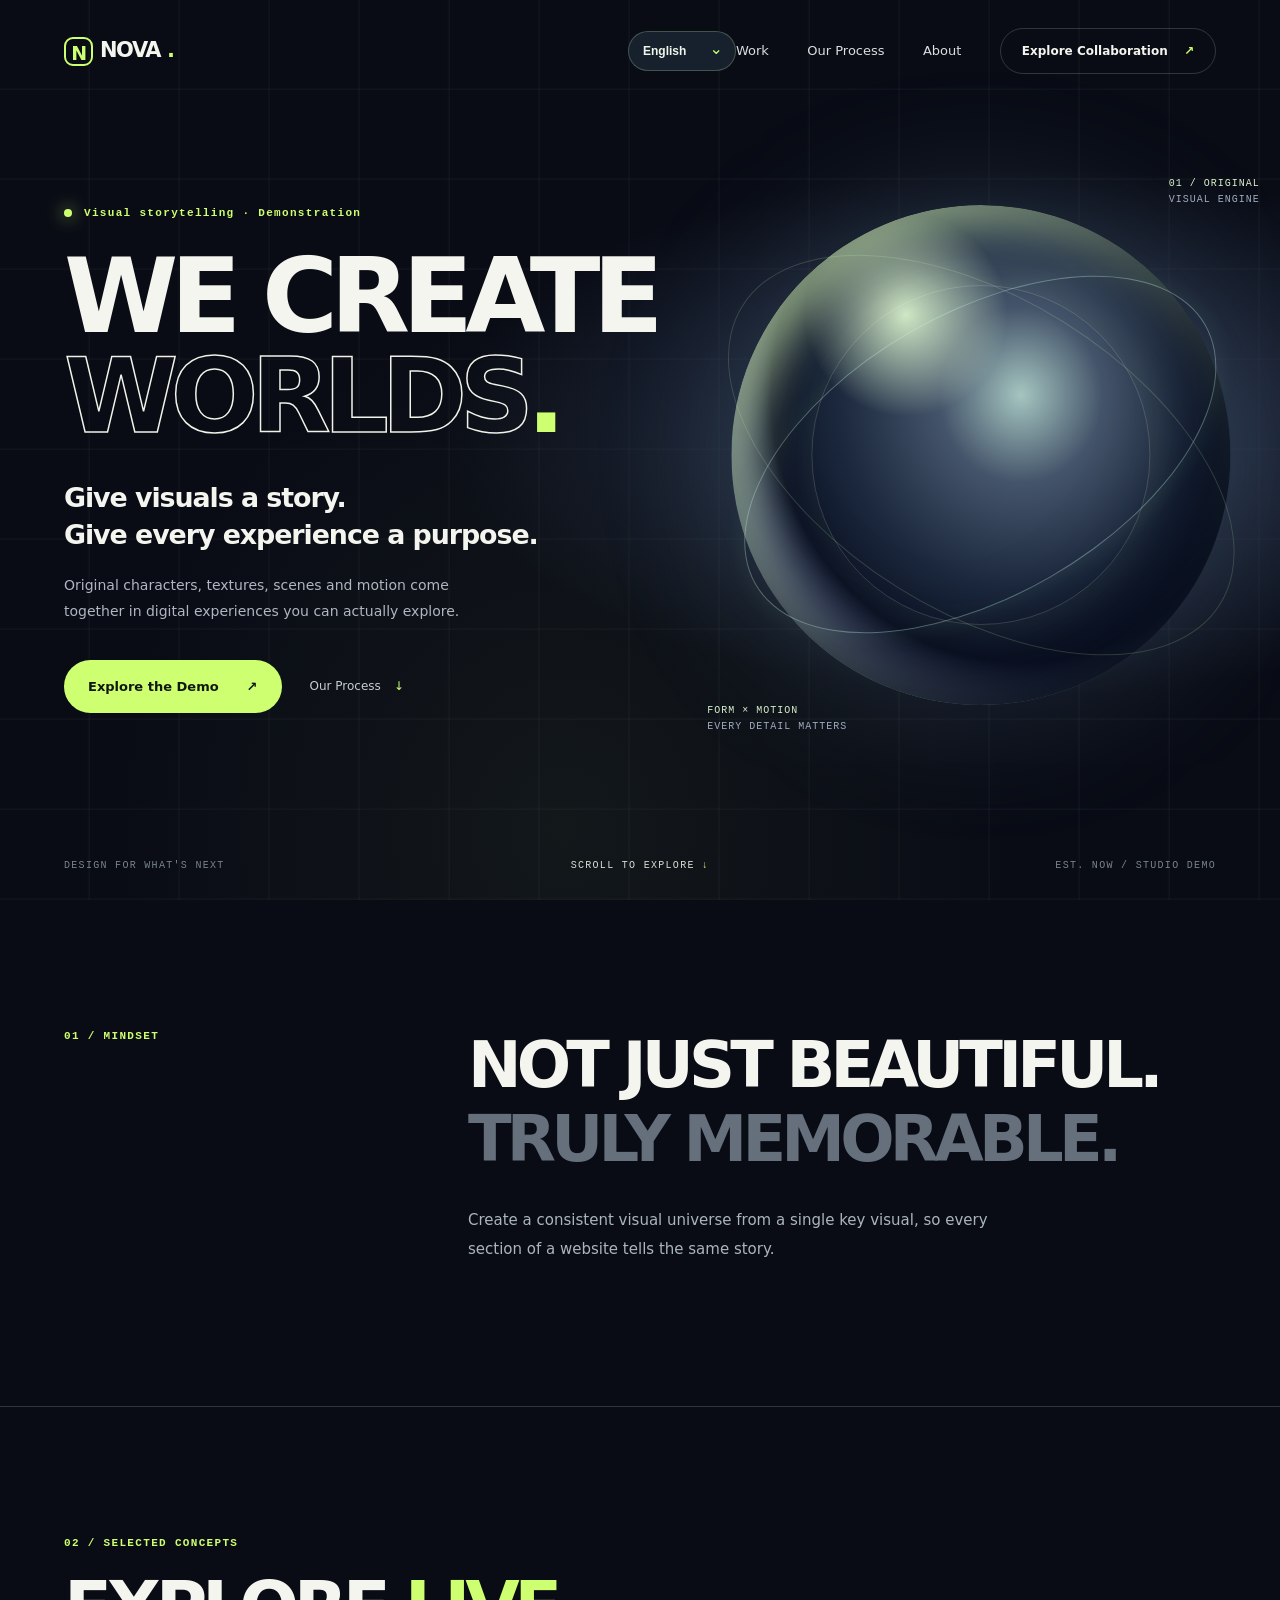
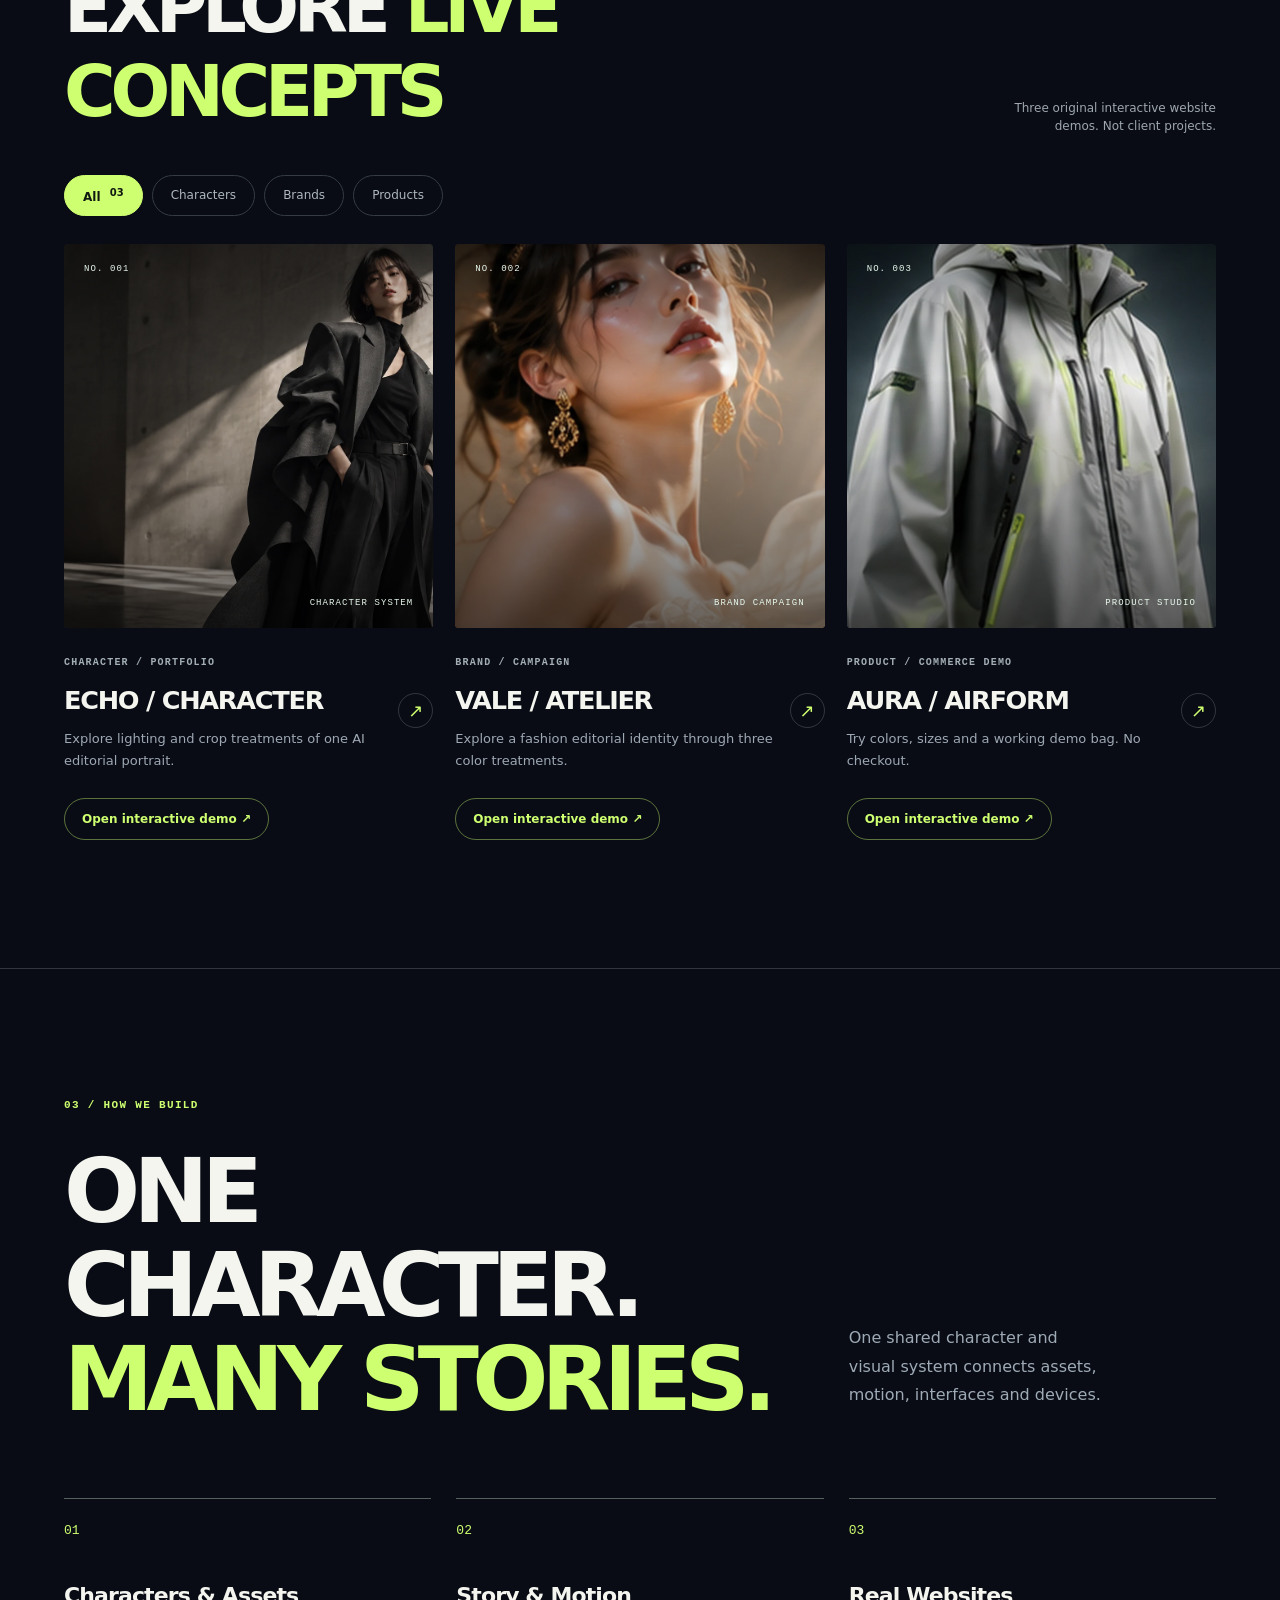
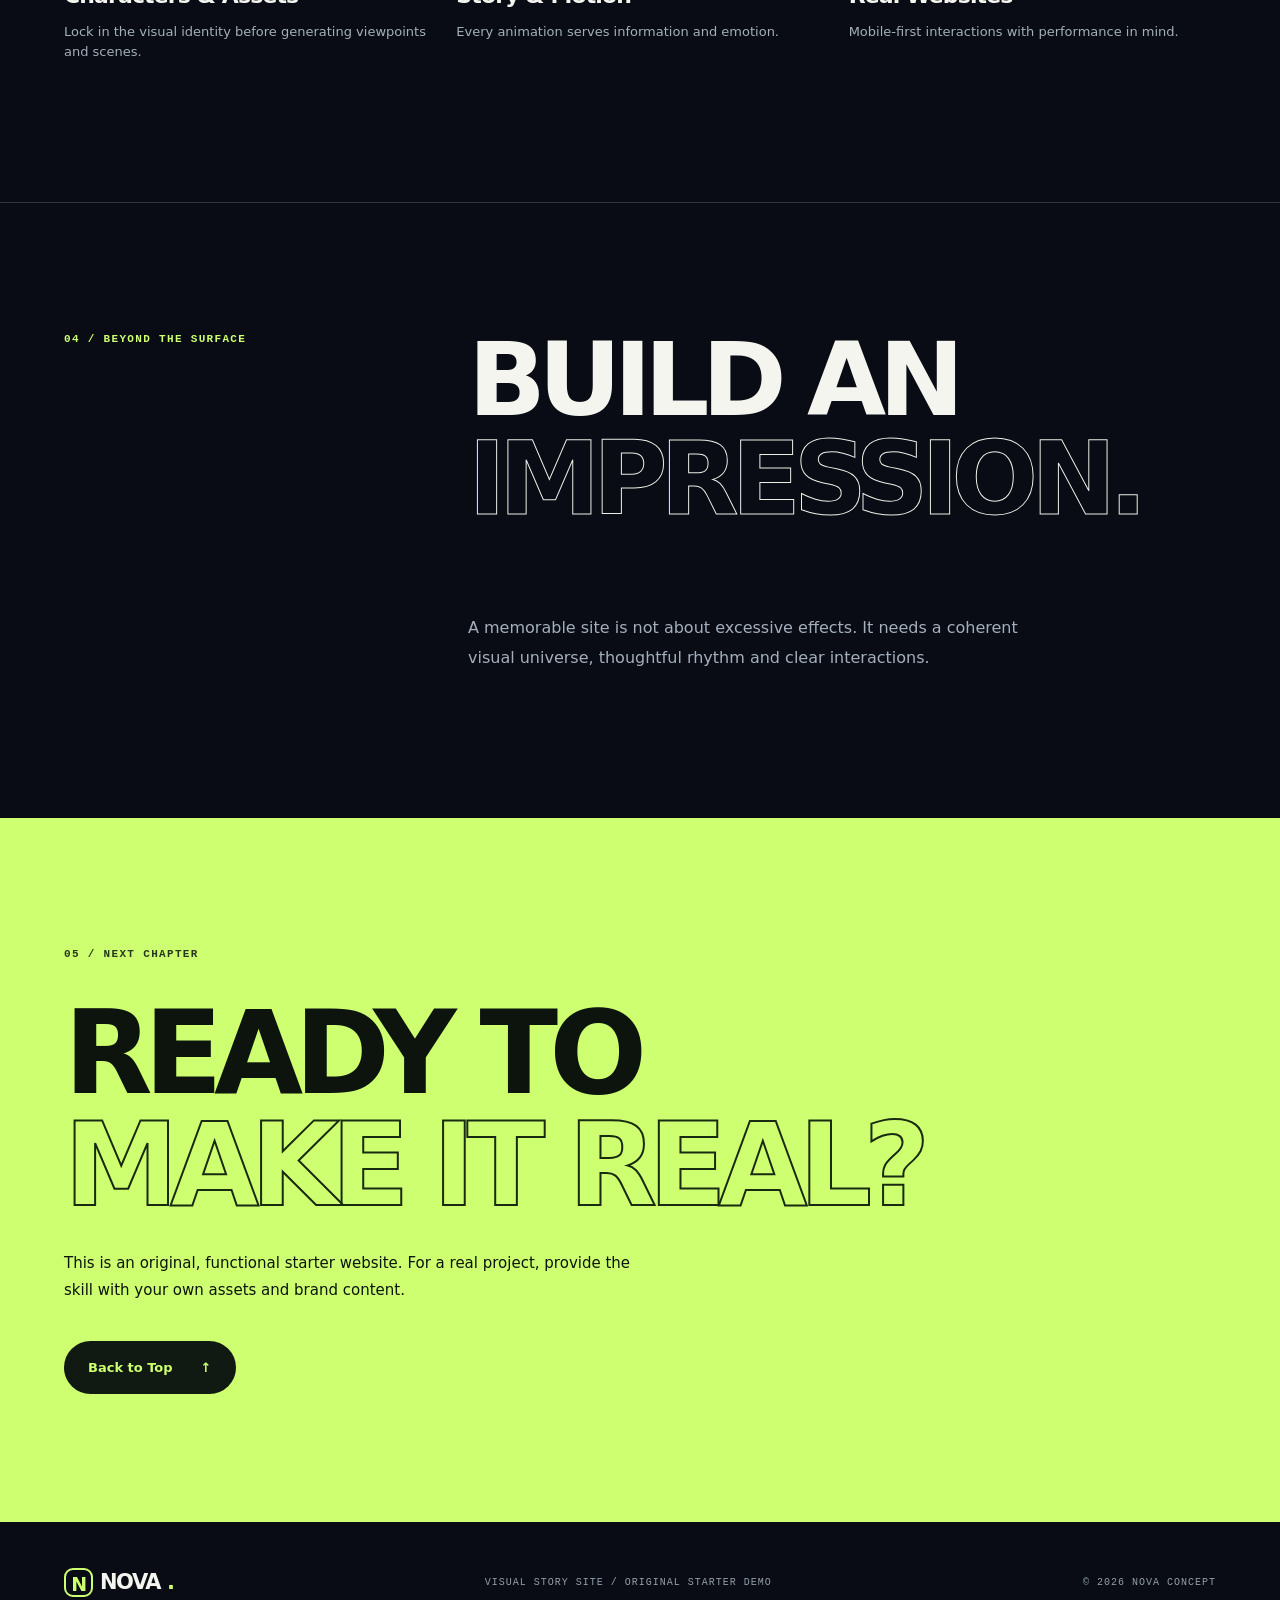
<file: community/assets/starter-site/index.html>
<!DOCTYPE html>

<html lang="en">
<head>
<meta charset="utf-8"/>
<meta content="width=device-width, initial-scale=1" name="viewport"/>
<meta content="#090c15" name="theme-color"/>
<meta content="NOVA STUDIO is an original demonstration of character, scenes and interactive visual storytelling." data-i18n-content="pageDescription" name="description"/>
<title data-i18n="pageTitle">NOVA STUDIO | Visual Storytelling Demo</title>
<link href="./styles.css" rel="stylesheet"/>
<script defer="" src="./i18n.js"></script><script defer="" src="./app.js"></script>
</head>
<body>
<a class="skip-link" data-i18n="skip" href="#main">Skip to main content</a>
<div aria-hidden="true" class="reading-progress" id="readingProgress"></div>
<header class="site-header">
<a aria-label="NOVA STUDIO, back to top" class="logo" data-i18n-aria-label="logoAria" href="#top"><span class="logo-mark">N</span>NOVA<span class="logo-point">.</span></a>
<div class="language-wrap"><label class="sr-only" data-i18n="languageLabel" for="languageSelect">Choose language</label><select aria-label="Choose language" data-i18n-aria-label="languageLabel" id="languageSelect" name="language"><option value="en">English</option><option value="zh-CN">简体中文</option><option value="zh-TW">繁體中文</option></select><span aria-hidden="true" class="language-caret">⌄</span></div><button aria-controls="primaryNav" aria-expanded="false" aria-label="Open navigation menu" class="nav-toggle" data-i18n-aria-label="openMenu" id="navToggle" type="button"><span></span><span></span></button>
<nav aria-label="Main navigation" class="nav" data-i18n-aria-label="navAria" id="primaryNav">
<a data-i18n="navWork" href="#work">Work</a><a data-i18n="navApproach" href="#approach">Our Process</a><a data-i18n="navAbout" href="#about">About</a><a class="nav-contact" data-i18n-html="navContact" href="#contact">Explore Collaboration <span aria-hidden="true">↗</span></a>
</nav>
</header>
<main id="main">
<section aria-labelledby="heroTitle" class="hero" id="top">
<div aria-hidden="true" class="hero-grid"></div>
<div class="hero-copy">
<p class="eyebrow" data-i18n-html="eyebrow"><span class="signal"></span> Visual storytelling · Demonstration</p>
<h1 data-i18n-html="heroTitle" id="heroTitle">WE CREATE<br/><em>WORLDS</em><span class="period">.</span></h1>
<p class="hero-zh" data-i18n-html="heroTag">Give visuals a story.<br/>Give every experience a purpose.</p>
<p class="hero-descr" data-i18n="heroDesc">Original characters, textures, scenes and motion come together in digital experiences you can actually explore.</p>
<div class="hero-actions"><a class="pill pill-primary" data-i18n-html="heroPrimary" href="#work">Explore the Demo <span aria-hidden="true">↗</span></a><a class="sub-link" data-i18n-html="heroSecondary" href="#approach">Our Process <span aria-hidden="true">↓</span></a></div>
</div>
<div aria-label="Original abstract glass orb and neon curves, rendered entirely in CSS." class="hero-art" data-i18n-aria-label="heroArtAria" role="img">
<div class="art-halo halo-one"></div><div class="art-halo halo-two"></div><div class="art-orb"><div class="orb-core"></div></div>
<div class="art-label label-top"><span>01 / ORIGINAL</span><span>VISUAL ENGINE</span></div>
<div class="art-label label-bottom"><span>FORM × MOTION</span><span>EVERY DETAIL MATTERS</span></div>
</div>
<div class="hero-foot"><span data-i18n="footLine">DESIGN FOR WHAT'S NEXT</span><a aria-label="Scroll to selected work" data-i18n-aria-label="scrollAria" data-i18n-html="footScroll" href="#work">SCROLL TO EXPLORE <span aria-hidden="true">↓</span></a><span data-i18n="footEst">EST. NOW / STUDIO DEMO</span></div>
</section>
<section aria-labelledby="statementTitle" class="statement section-shell"><p class="section-index">01 / MINDSET</p><h2 data-i18n-html="statementTitle" id="statementTitle">NOT JUST BEAUTIFUL.<br/><span class="muted">TRULY MEMORABLE.</span></h2><p data-i18n="statementDesc">Create a consistent visual universe from a single key visual, so every section of a website tells the same story.</p></section>
<section aria-labelledby="workTitle" class="work section-shell" id="work"><div class="section-heading"><div><p class="section-index">02 / SELECTED CONCEPTS</p><h2 data-i18n-html="workTitle" id="workTitle">EXPERIMENTAL <span class="accent">VISUALS</span></h2></div><span class="side-note" data-i18n="workNote">Three original interactive website demos. Not client projects.</span></div>
<div aria-label="Filter projects" class="filterbar" data-i18n-aria-label="filterAria" role="group"><button aria-pressed="true" class="filter active" data-filter="all" data-i18n-html="filterAll" type="button">All <sup>03</sup></button><button aria-pressed="false" class="filter" data-filter="character" data-i18n="filterCharacter" type="button">Characters</button><button aria-pressed="false" class="filter" data-filter="brand" data-i18n="filterBrand" type="button">Brands</button><button aria-pressed="false" class="filter" data-filter="product" data-i18n="filterProduct" type="button">Products</button></div>
<div class="work-grid" id="workGrid">
<article class="project-card card-one" data-category="character"><div aria-label="Character portfolio" class="project-art" role="img"><div class="geo geo-a"></div><span class="card-no">NO. 001</span><span class="card-stamp">CHARACTER SYSTEM</span></div><div class="project-meta"><div><span class="small-label" data-i18n="card1Label">CHARACTER / IDENTITY</span><h3>ECHO / CHARACTER</h3></div><span aria-hidden="true" class="detail-mark">↗</span></div><p class="project-desc" data-i18n="card1Desc">Explore cinematic crop and lighting variations of one original editorial portrait.</p><a class="showcase-open" data-i18n="card1Open" href="showcase/character.html">Open interactive demo ↗</a></article>
<article class="project-card card-two" data-category="brand"><div aria-label="Brand experience" class="project-art" role="img"><div class="geo geo-b"></div><span class="card-no">NO. 002</span><span class="card-stamp">BRAND CAMPAIGN</span></div><div class="project-meta"><div><span class="small-label" data-i18n="card2Label">SCENES / ATMOSPHERE</span><h3>VALE / ATELIER</h3></div><span aria-hidden="true" class="detail-mark">↗</span></div><p class="project-desc" data-i18n="card2Desc">Explore a responsive editorial campaign with live collection switching.</p><a class="showcase-open" data-i18n="card2Open" href="showcase/brand.html">Open interactive demo ↗</a></article>
<article class="project-card card-three" data-category="product"><div aria-label="Product showcase" class="project-art" role="img"><div class="geo geo-c"></div><span class="card-no">NO. 003</span><span class="card-stamp">PRODUCT STUDIO</span></div><div class="project-meta"><div><span class="small-label" data-i18n="card3Label">INTERACTION / MOTION</span><h3>AURA / AIRFORM</h3></div><span aria-hidden="true" class="detail-mark">↗</span></div><p class="project-desc" data-i18n="card3Desc">Discover a premium product interface with sizes, concept colors and a simulated bag.</p><a class="showcase-open" data-i18n="card3Open" href="showcase/product.html">Open interactive demo ↗</a></article>
</div><p class="empty-state" data-i18n="emptyState" hidden="" id="emptyState">Nothing in this category yet.</p>
</section>
<section aria-labelledby="approachTitle" class="approach section-shell" id="approach"><p class="section-index">03 / HOW WE BUILD</p><div class="approach-head"><h2 data-i18n-html="approachTitle" id="approachTitle">ONE CHARACTER.<br/><span class="accent">MANY STORIES.</span></h2><p data-i18n="approachDesc">One shared character and visual system connects assets, motion, interfaces and devices.</p></div><div class="steps"><div><span>01</span><h3 data-i18n="step1Title">Characters &amp; Assets</h3><p data-i18n="step1Desc">Lock in the visual identity before generating viewpoints and scenes.</p></div><div><span>02</span><h3 data-i18n="step2Title">Story &amp; Motion</h3><p data-i18n="step2Desc">Every animation serves information and emotion.</p></div><div><span>03</span><h3 data-i18n="step3Title">Real Websites</h3><p data-i18n="step3Desc">Mobile-first interactions with performance in mind.</p></div></div></section>
<section aria-labelledby="aboutTitle" class="about section-shell" id="about"><p class="section-index">04 / BEYOND THE SURFACE</p><div><h2 data-i18n-html="aboutTitle" id="aboutTitle">BUILD AN<br/><span class="outline">IMPRESSION.</span></h2><p data-i18n="aboutDesc">A memorable site is not about excessive effects. It needs a coherent visual universe, thoughtful rhythm and clear interactions.</p></div></section>
<section aria-labelledby="contactTitle" class="contact section-shell" id="contact"><p class="section-index">05 / NEXT CHAPTER</p><h2 data-i18n-html="contactTitle" id="contactTitle">READY TO<br/><span>MAKE IT REAL?</span></h2><p data-i18n="contactDesc">This is an original, functional starter website. For a real project, provide the skill with your own assets and brand content.</p><a class="pill pill-dark" data-i18n-html="backTop" href="#top">Back to Top <span aria-hidden="true">↑</span></a></section>
</main>
<footer class="footer"><div class="logo"><span class="logo-mark">N</span>NOVA<span class="logo-point">.</span></div><p data-i18n="footerLabel">VISUAL STORY SITE / ORIGINAL STARTER DEMO</p><p>© 2026 NOVA CONCEPT</p></footer>
</body>
</html>
</file>
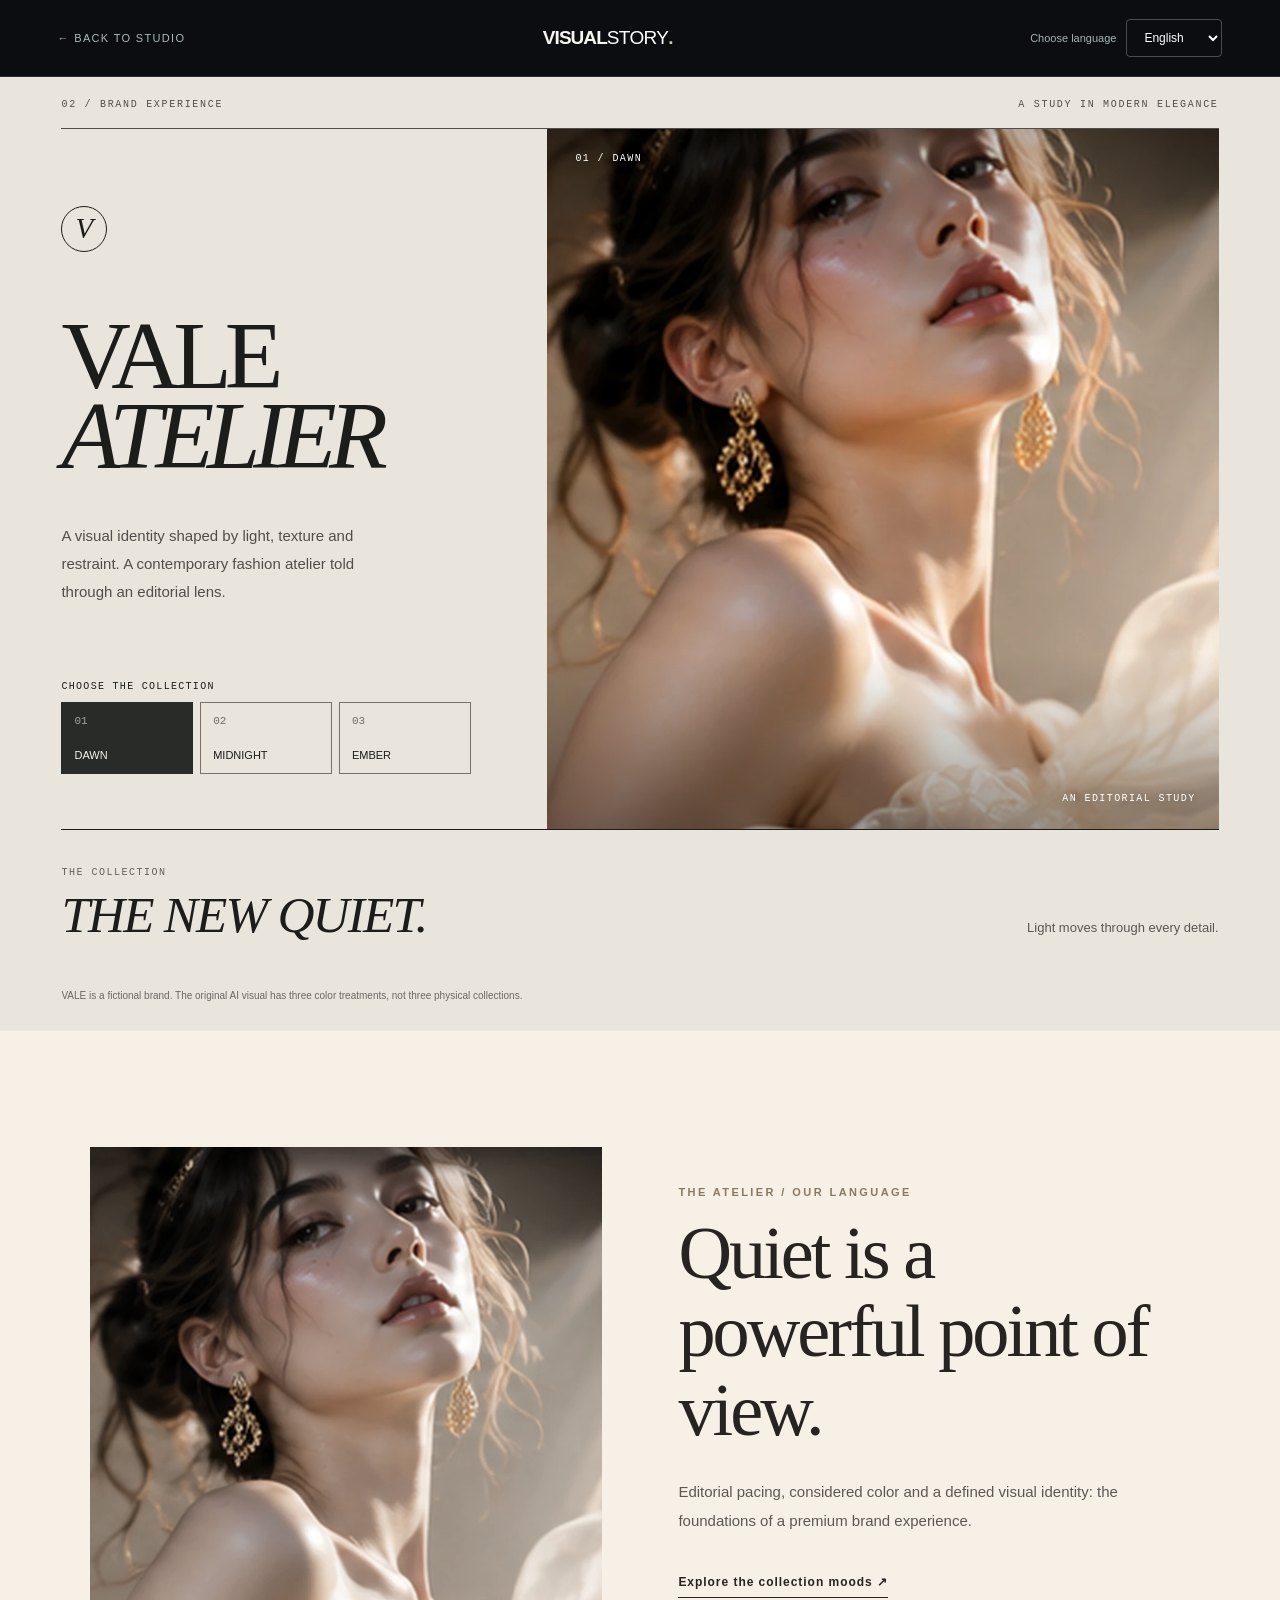
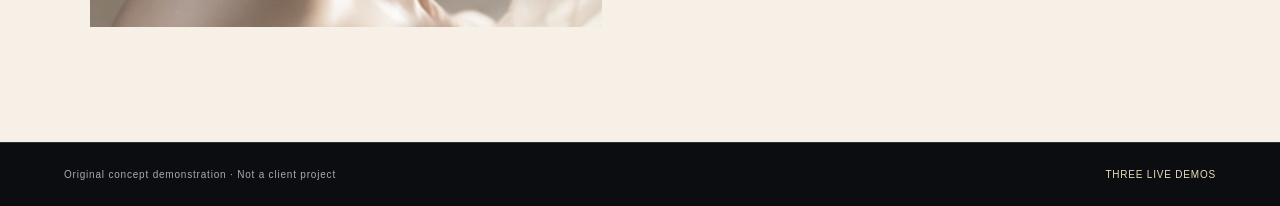
<file: community/assets/starter-site/showcase/brand.html>
<!doctype html><html lang="en"><head><meta charset="utf-8"><meta name="viewport" content="width=device-width,initial-scale=1"><meta name="theme-color" content="#0c1020"><meta name="description" content="Original interactive Visual Story brand concept demonstration. Not a client project."><title>Brand Concept · Visual Story</title><link rel="stylesheet" href="./showcase.css"><link rel="stylesheet" href="./premium.css"><script defer src="./showcase.js"></script></head><body data-demo="brand">
<a class="skip-link" href="#demo-main" data-t="skip">Skip to content</a>
<header class="demo-header"><a class="back-link" href="../index.html" data-t="back">← BACK TO STUDIO</a><a href="../index.html" class="demo-wordmark">VISUAL<span>STORY</span><i>.</i></a><div class="demo-lang"><label for="demoLanguage" data-t="localeLabel">Choose language</label><select id="demoLanguage"><option value="en">English</option><option value="zh-CN">简体中文</option><option value="zh-TW">繁體中文</option></select></div></header>
<main id="demo-main"><section class="experience brand-experience" data-collection="dawn"><div class="brand-topline"><span data-t="brandKind">02 / BRAND EXPERIENCE</span><span>A STUDY IN MODERN ELEGANCE</span></div><div class="brand-main"><div class="brand-copy"><span class="brand-crest">V</span><h1>VALE<br><em>ATELIER</em></h1><p class="brand-intro" data-t="brandIntro">A visual identity shaped by light, texture and restraint. A contemporary fashion atelier told through an editorial lens.</p><div class="brand-control"><p data-t="collectionTitle">CHOOSE THE COLLECTION</p><div class="brand-switch" role="group" aria-label="Collection"><button type="button" class="collection-btn active" data-collection-choice="dawn" aria-pressed="true"><span>01</span><span data-t="collectionDawn">DAWN</span></button><button type="button" class="collection-btn" data-collection-choice="noir" aria-pressed="false"><span>02</span><span data-t="collectionNoir">MIDNIGHT</span></button><button type="button" class="collection-btn" data-collection-choice="ember" aria-pressed="false"><span>03</span><span data-t="collectionEmber">EMBER</span></button></div></div></div><div class="brand-stage"><img class="brand-photo" src="../media/vale-editorial.webp" alt="Original AI-generated luxury fashion campaign portrait" width="819" height="1005" decoding="async"><span class="brand-stage-index" id="collectionIndex">01 / DAWN</span><span class="brand-stage-trademark">AN EDITORIAL STUDY</span></div></div><div class="brand-bottom"><div><span class="brand-small">THE COLLECTION</span><h2 id="collectionHeadline">THE NEW QUIET.</h2></div><p id="collectionDescription">Light moves through every detail.</p></div><p class="brand-disclaimer" data-t="brandNote">VALE is a fictional fashion brand. The editorial visual is AI-generated; collection switches alter the visual mood, not the physical outfit.</p></section>
<section class="premium-feature vale-feature" id="brand-story"><div class="vale-feature-media"><img src="../media/vale-editorial.webp" width="819" height="1005" loading="lazy" decoding="async" alt="VALE editorial fashion concept in warm natural light"></div><div><p class="premium-kicker">THE ATELIER / OUR LANGUAGE</p><h2 data-t="valeFeatureTitle">Quiet is a powerful point of view.</h2><p data-t="valeFeatureBody">Editorial pacing, a deliberate color system and a clear visual identity—this concept demonstrates the art direction a real brand website should be built upon.</p><a class="premium-link" href="#demo-main" data-t="valeFeatureCta">Explore the collection moods ↗</a></div></section>
</main>
<footer class="demo-footer"><span data-t="conceptNotice">Original concept demonstration · Not a client project</span><a href="../index.html#work" data-t="navDemos">THREE LIVE DEMOS</a></footer>
</body></html>
</file>
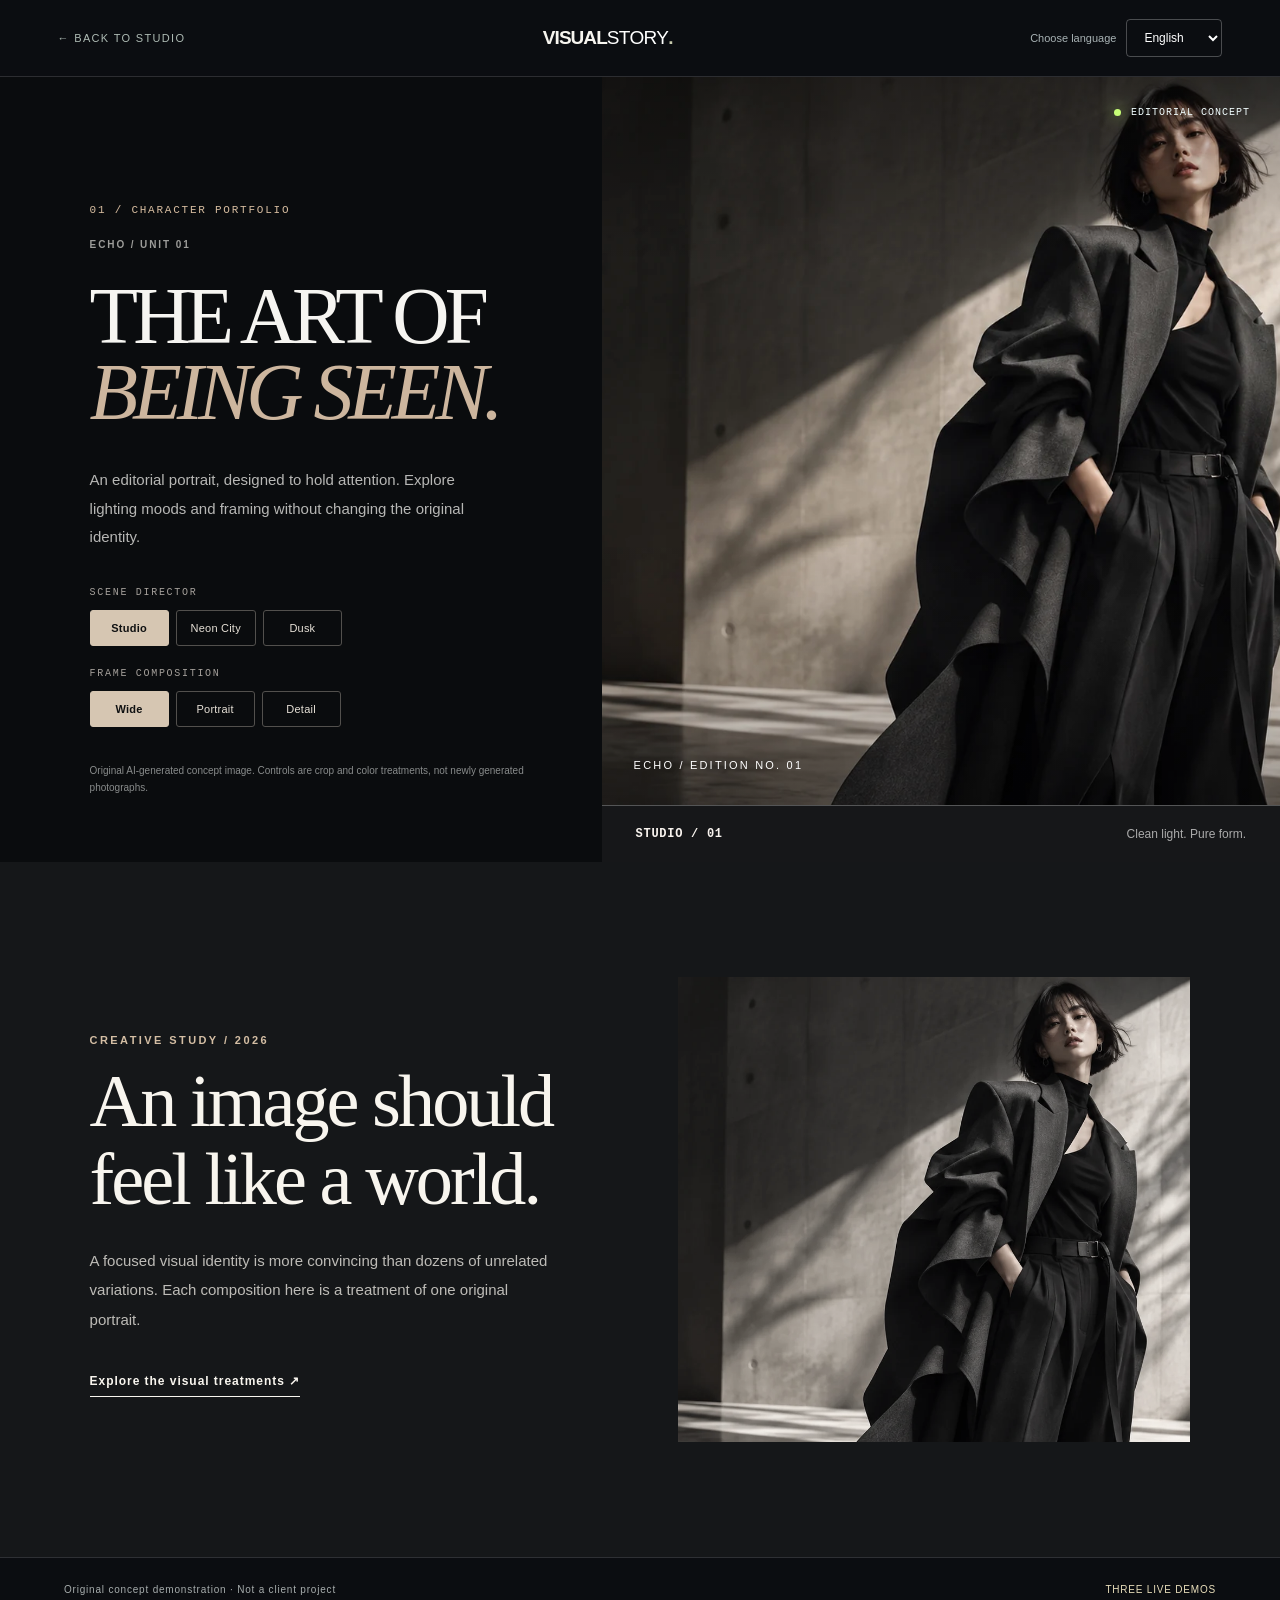
<file: community/assets/starter-site/showcase/character.html>
<!doctype html><html lang="en"><head><meta charset="utf-8"><meta name="viewport" content="width=device-width,initial-scale=1"><meta name="theme-color" content="#0c1020"><meta name="description" content="Original interactive Visual Story character concept demonstration. Not a client project."><title>Character Concept · Visual Story</title><link rel="stylesheet" href="./showcase.css"><link rel="stylesheet" href="./premium.css"><script defer src="./showcase.js"></script></head><body data-demo="character">
<a class="skip-link" href="#demo-main" data-t="skip">Skip to content</a>
<header class="demo-header"><a class="back-link" href="../index.html" data-t="back">← BACK TO STUDIO</a><a href="../index.html" class="demo-wordmark">VISUAL<span>STORY</span><i>.</i></a><div class="demo-lang"><label for="demoLanguage" data-t="localeLabel">Choose language</label><select id="demoLanguage"><option value="en">English</option><option value="zh-CN">简体中文</option><option value="zh-TW">繁體中文</option></select></div></header>
<main id="demo-main"><section class="experience character-experience" data-scene="studio" data-pose="front">
<div class="showcase-grid"><div class="case-copy"><p class="overline" data-t="characterKind">01 / CHARACTER PORTFOLIO</p><div class="small-mark">ECHO / UNIT 01</div><h1 data-t-html="characterTitle">THE ART OF<br><em>BEING SEEN.</em></h1><p class="intro" data-t="characterIntro">An editorial portrait, designed to hold attention. Explore lighting moods and framing without changing the original identity.</p>
<div class="control-block"><span class="control-label" data-t="scenesTitle">SCENE DIRECTOR</span><div class="seg-buttons" aria-label="Scene" role="group"><button type="button" class="scene-chip active" data-scene-choice="studio" aria-pressed="true" data-t="sceneStudio">Studio</button><button type="button" class="scene-chip" data-scene-choice="neon" aria-pressed="false" data-t="sceneNeon">Neon City</button><button type="button" class="scene-chip" data-scene-choice="sunset" aria-pressed="false" data-t="sceneSunset">Dusk</button></div></div>
<div class="control-block"><span class="control-label" data-t="poseTitle">FRAME COMPOSITION</span><div class="seg-buttons" aria-label="Pose" role="group"><button class="pose-chip active" type="button" data-pose-choice="front" aria-pressed="true" data-t="poseFront">Wide</button><button type="button" class="pose-chip" data-pose-choice="profile" aria-pressed="false" data-t="poseProfile">Portrait</button><button class="pose-chip" type="button" data-pose-choice="motion" aria-pressed="false" data-t="poseMotion">Detail</button></div></div><p class="fineprint" data-t="charNote">Original AI-generated editorial concept. Scene and frame controls are visual treatments of one image—not new photos.</p></div>
<div class="stage-column"><div class="character-stage"><div class="stage-grid" aria-hidden="true"></div><div class="stage-ring ring-a" aria-hidden="true"></div><div class="stage-ring ring-b" aria-hidden="true"></div><div class="avatar-art"><img class="echo-photo" src="../media/echo-editorial.webp" alt="Original AI-generated editorial portrait of a fashion muse in sculptural tailoring" width="1672" height="941" decoding="async"><span class="editorial-caption">ECHO / EDITION NO. 01</span></div><span class="stage-watermark">E.</span><div class="stage-meta"><span class="live-dot"></span><span>EDITORIAL CONCEPT</span></div></div><div class="stage-caption"><strong id="sceneName">STUDIO / 01</strong><span id="sceneDescription">Clean light. Pure form.</span></div></div></div></section>
<section class="premium-feature echo-feature" id="the-work"><div><p class="premium-kicker">CREATIVE STUDY / 2026</p><h2 data-t="echoFeatureTitle">An image should feel like a world.</h2><p data-t="echoFeatureBody">A focused visual identity is more convincing than dozens of unrelated variations. Every crop and lighting treatment below comes from one original concept portrait.</p><a class="premium-link" href="#demo-main" data-t="echoFeatureCta">Explore the visual treatments ↗</a></div><div class="echo-feature-media"><img src="../media/echo-editorial.webp" width="1672" height="941" loading="lazy" decoding="async" alt="Editorial portrait showing tailoring and dramatic studio lighting"></div></section>
</main>
<footer class="demo-footer"><span data-t="conceptNotice">Original concept demonstration · Not a client project</span><a href="../index.html#work" data-t="navDemos">THREE LIVE DEMOS</a></footer>
</body></html>
</file>
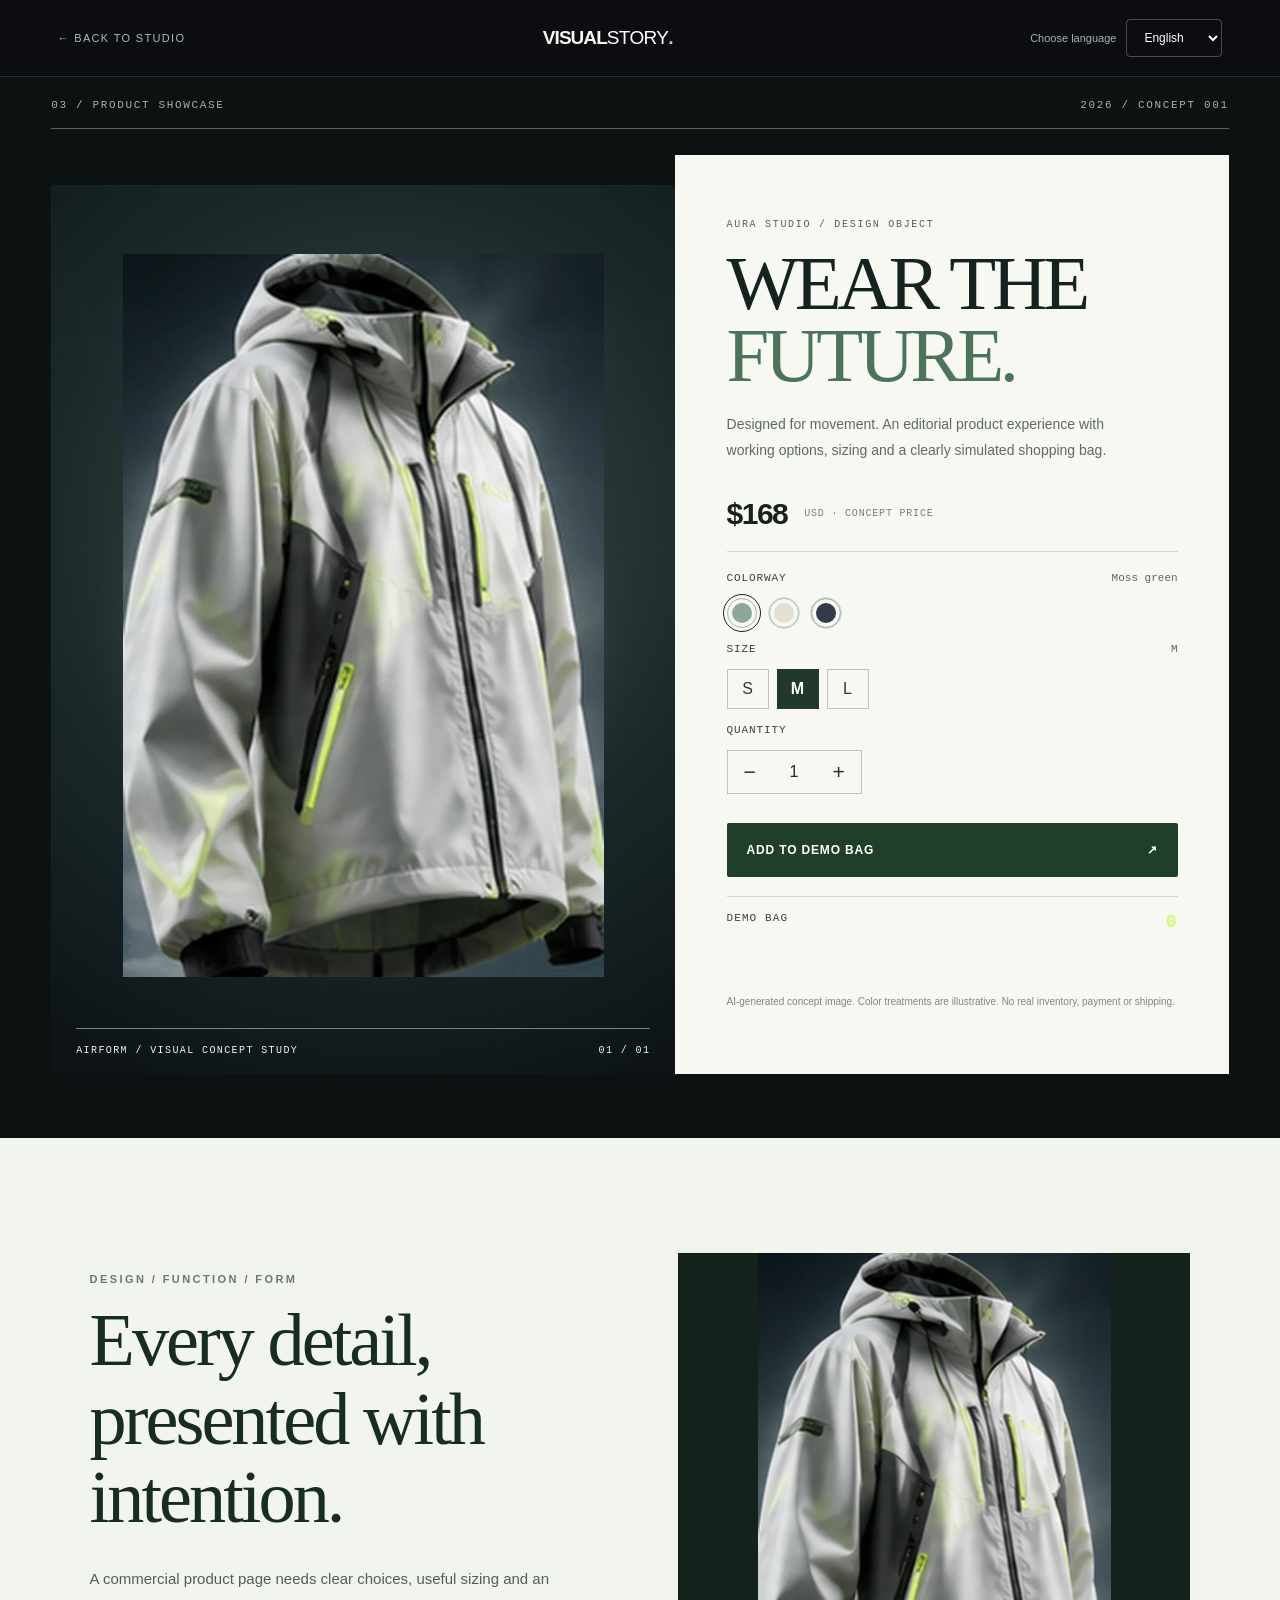
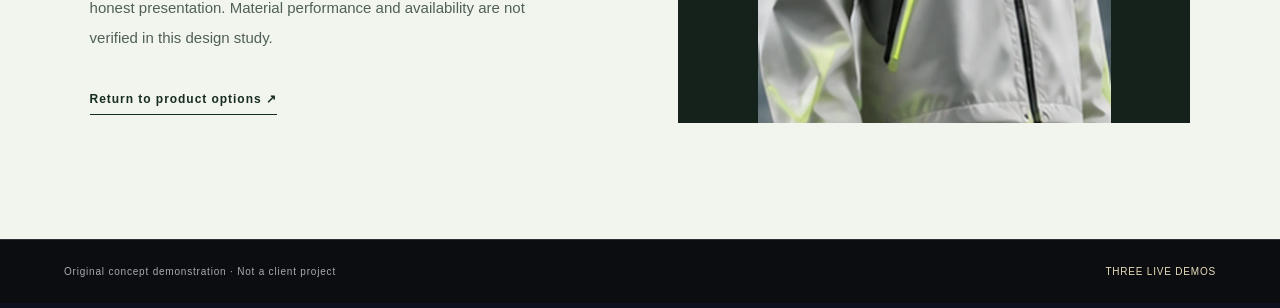
<file: community/assets/starter-site/showcase/product.html>
<!doctype html><html lang="en"><head><meta charset="utf-8"><meta name="viewport" content="width=device-width,initial-scale=1"><meta name="theme-color" content="#0c1020"><meta name="description" content="Original interactive Visual Story product concept demonstration. Not a client project."><title>Product Concept · Visual Story</title><link rel="stylesheet" href="./showcase.css"><link rel="stylesheet" href="./premium.css"><script defer src="./showcase.js"></script></head><body data-demo="product">
<a class="skip-link" href="#demo-main" data-t="skip">Skip to content</a>
<header class="demo-header"><a class="back-link" href="../index.html" data-t="back">← BACK TO STUDIO</a><a href="../index.html" class="demo-wordmark">VISUAL<span>STORY</span><i>.</i></a><div class="demo-lang"><label for="demoLanguage" data-t="localeLabel">Choose language</label><select id="demoLanguage"><option value="en">English</option><option value="zh-CN">简体中文</option><option value="zh-TW">繁體中文</option></select></div></header>
<main id="demo-main"><section class="experience product-experience" data-tone="sage"><div class="product-topline"><span data-t="productKind">03 / PRODUCT SHOWCASE</span><span>2026 / CONCEPT 001</span></div><div class="product-layout"><div class="product-viewer"><div class="product-grid"></div><span class="product-brand">AURA / FORM</span><div class="product-glow"></div><div class="jacket-illustration"><img class="aura-photo" src="../media/aura-product.webp" width="722" height="1085" alt="AI-generated technical jacket concept rendering, not a manufactured product" decoding="async"></div><div class="product-viewer-bottom">AIRFORM / VISUAL CONCEPT STUDY<span>01 / 01</span></div></div><div class="product-info"><p class="overline">AURA STUDIO / DESIGN OBJECT</p><h1 data-t-html="productTitle">WEAR THE<br><em>FUTURE.</em></h1><p class="product-subtitle" data-t="productIntro">Designed for movement. An editorial product experience with working options, sizing and a clearly simulated shopping bag.</p><div class="price"><strong>$168</strong><span>USD · CONCEPT PRICE</span></div>
<div class="product-options"><div class="option-header"><span data-t="colorTitle">COLORWAY</span><strong id="selectedColor">Moss green</strong></div><div class="tone-options" aria-label="Jacket color" role="group"><button class="tone-option active" type="button" data-tone-choice="sage" data-t-aria="productColorSage" aria-label="Moss green" aria-pressed="true" style="--swatch:#8da899"></button><button class="tone-option" type="button" data-tone-choice="stone" data-t-aria="productColorStone" aria-label="Cloud white" aria-pressed="false" style="--swatch:#e3dfd2"></button><button class="tone-option" type="button" data-tone-choice="midnight" data-t-aria="productColorMidnight" aria-label="Midnight ink" aria-pressed="false" style="--swatch:#343c4b"></button></div></div>
<div class="product-options"><div class="option-header"><span data-t="sizeTitle">SIZE</span><strong id="selectedSize">M</strong></div><div class="size-options" role="group" aria-label="Size"><button class="size-option" type="button" data-size-choice="S" aria-pressed="false">S</button><button class="size-option active" type="button" data-size-choice="M" aria-pressed="true">M</button><button class="size-option" type="button" data-size-choice="L" aria-pressed="false">L</button></div></div>
<div class="product-options"><div class="option-header"><span data-t="quantityTitle">QUANTITY</span></div><div class="quantity-control"><button type="button" id="qtyMinus" aria-label="Decrease quantity">−</button><output id="quantityValue" aria-live="polite">1</output><button type="button" id="qtyPlus" aria-label="Increase quantity">+</button></div></div>
<button class="cart-cta" id="addDemoBag" type="button"><span data-t="cartButton">ADD TO DEMO BAG</span><span aria-hidden="true">↗</span></button><div class="bag-summary"><span data-t="cartStatus">DEMO BAG</span><strong id="demoBagCount">0</strong></div><p id="bagFeedback" role="status" aria-live="polite"></p><p class="product-disclaimer" data-t="productNotice">AI-generated concept art. Color filters are illustrative, not verified products. No checkout, payment or shipping.</p></div></div></section>
<section class="premium-feature aura-feature" id="product-story"><div><p class="premium-kicker">DESIGN / FUNCTION / FORM</p><h2 data-t="auraFeatureTitle">Every detail, presented with intention.</h2><p data-t="auraFeatureBody">A commercial product page should explain the product, guide sizing and make purchasing choices obvious. This is a non-transactional interface concept; material specifications and availability are not verified.</p><a class="premium-link" href="#demo-main" data-t="auraFeatureCta">Return to product options ↗</a></div><div class="aura-feature-media"><img src="../media/aura-product.webp" width="722" height="1085" loading="lazy" decoding="async" alt="Concept jacket close-up"></div></section>
</main>
<footer class="demo-footer"><span data-t="conceptNotice">Original concept demonstration · Not a client project</span><a href="../index.html#work" data-t="navDemos">THREE LIVE DEMOS</a></footer>
</body></html>
</file>
<file: community/assets/starter-site/styles.css>
:root{color-scheme:dark;--bg:#090c15;--paper:#f5f7f2;--ink:#f3f5ee;--muted:#a5abb9;--accent:#ceff70;--line:rgba(255,255,255,.17);--max:1500px;--pad:clamp(20px,5vw,85px)}
*{box-sizing:border-box}html{scroll-behavior:smooth;scroll-padding-top:80px}body{margin:0;background:var(--bg);color:var(--ink);font-family:Inter,"Noto Sans TC","PingFang TC","Microsoft JhengHei",system-ui,sans-serif;line-height:1.5}button,a{font:inherit}a{color:inherit;text-decoration:none}button{cursor:pointer}::selection{background:var(--accent);color:#090c15}.skip-link{position:fixed;left:16px;top:-80px;z-index:1000;background:var(--accent);color:#06100c;padding:12px 18px}.skip-link:focus{top:15px}a:focus-visible,button:focus-visible{outline:3px solid var(--accent);outline-offset:4px}.reading-progress{position:fixed;top:0;left:0;z-index:90;width:0;height:3px;background:var(--accent);transform-origin:left}.site-header{position:absolute;inset:0 0 auto;z-index:50;display:flex;align-items:center;justify-content:space-between;padding:28px var(--pad);max-width:1920px;margin:auto}.logo{display:inline-flex;align-items:center;gap:7px;font-size:21px;font-weight:900;letter-spacing:-.07em}.logo-mark{display:inline-grid;place-items:center;width:29px;height:29px;border:2px solid var(--accent);border-radius:9px;color:var(--accent);font-size:19px}.logo-point{color:var(--accent)}.nav{display:flex;align-items:center;gap:clamp(20px,3vw,55px)}.nav>a:not(.nav-contact){font-size:13px;color:#d9e0de;transition:color .2s}.nav>a:hover{color:var(--accent)}.nav-contact{font-size:12px;font-weight:700;border:1px solid var(--line);padding:13px 21px;border-radius:100px}.nav-contact span{margin-left:12px;color:var(--accent)}.nav-toggle{display:none}.hero{min-height:760px;min-height:100svh;position:relative;display:grid;grid-template-columns:minmax(0,1.05fr) minmax(0,.95fr);align-items:center;overflow:hidden;padding:138px var(--pad) 110px;isolation:isolate}.hero-grid{position:absolute;inset:0;z-index:-3;background:radial-gradient(ellipse at 80% 48%,#2b3850 0,transparent 40%),radial-gradient(ellipse at 44% 92%,rgba(89,108,68,.12),transparent 44%),linear-gradient(90deg,transparent 97%,rgba(255,255,255,.035) 100%),linear-gradient(transparent 97%,rgba(255,255,255,.035) 100%);background-size:auto,auto,90px 90px,90px 90px}.hero-copy{position:relative;z-index:4;padding:30px 0 40px;max-width:780px}.eyebrow,.section-index,.small-label{font-family:ui-monospace,SFMono-Regular,Consolas,monospace;letter-spacing:.12em;font-size:11px;font-weight:600;color:var(--accent)}.eyebrow{display:flex;align-items:center;gap:12px}.signal{background:var(--accent);width:8px;height:8px;border-radius:50%;box-shadow:0 0 18px var(--accent)}h1,h2,h3,p{margin-top:0}h1,h2{line-height:.96;letter-spacing:-.075em}h1{font-size:clamp(66px,8.1vw,155px);font-weight:900;margin:26px 0 34px;white-space:nowrap}h1 em{font-style:normal;color:transparent;-webkit-text-stroke:1.5px #f1f3e9}.period{color:var(--accent)}.hero-zh{font-size:clamp(20px,2.1vw,32px);font-weight:650;line-height:1.35;letter-spacing:-.04em;margin-bottom:20px}.hero-descr{max-width:430px;font-size:14px;color:#afb6c1;line-height:1.85}.hero-actions{display:flex;align-items:center;gap:28px;margin-top:35px}.pill{border-radius:100px;display:inline-flex;align-items:center;justify-content:space-between;gap:28px;padding:17px 24px;font-size:13px;font-weight:760;transition:transform .25s,background .25s}.pill:hover{transform:translateY(-3px)}.pill-primary{background:var(--accent);color:#111811}.sub-link{font-size:12px;color:#c5ced1}.sub-link span{margin-left:9px;color:var(--accent)}.hero-art{height:min(620px,67vh);min-height:390px;position:relative;display:grid;place-items:center;transform:translate(3vw,-1vh);z-index:1}.art-orb{position:absolute;width:clamp(330px,39vw,650px);aspect-ratio:1;border-radius:50%;background:radial-gradient(circle at 35% 22%,rgba(231,255,213,.88),transparent 20%),radial-gradient(ellipse at 58% 38%,#a5c5c0 0,#44546a 20%,#1c293e 44%,#0d1426 61%,#7786aa 75%,#131b2f 83%);box-shadow:inset -28px -38px 85px #070d1c,inset 17px 17px 45px rgba(223,255,191,.7),0 0 140px rgba(112,152,185,.23);animation:orb-float 8s ease-in-out infinite}.orb-core{position:absolute;inset:16%;border-radius:50%;border:1px solid rgba(238,255,226,.16);box-shadow:0 0 50px rgba(202,255,140,.06)}.art-halo{position:absolute;width:95%;height:47%;border:1px solid rgba(197,243,232,.35);border-radius:50%;transform:rotate(-30deg);z-index:2}.halo-one{box-shadow:0 0 27px rgba(188,248,185,.07);animation:halo-move 14s ease-in-out infinite}.halo-two{width:103%;height:52%;transform:rotate(32deg);border-color:rgba(211,253,184,.17)}.art-label{position:absolute;display:flex;flex-direction:column;font:10px ui-monospace,monospace;letter-spacing:.1em;gap:5px;z-index:5;color:#d9efcb}.label-top{top:4%;right:-1%;text-align:right}.label-bottom{bottom:4%;left:0}.art-label span+span{color:#a0abc0}.hero-foot{position:absolute;left:var(--pad);right:var(--pad);bottom:29px;display:flex;align-items:center;justify-content:space-between;color:#78838e;font:10px ui-monospace,monospace;letter-spacing:.13em}.hero-foot a{color:#d5e0d5}.hero-foot a span{color:var(--accent)}.section-shell{padding:clamp(80px,10vw,160px) var(--pad);max-width:var(--max);margin:auto}.statement{display:grid;grid-template-columns:1fr 2fr;gap:30px;border-bottom:1px solid var(--line);align-items:start}.statement h2{font-size:clamp(36px,5vw,82px);line-height:1.16;grid-column:2;margin:0}.statement>p:last-child{grid-column:2;max-width:570px;color:#aab5bc;font-size:15px;line-height:1.9}.statement .section-index{grid-row:1 / 3}.muted{color:#65707c}.section-heading{display:flex;align-items:end;justify-content:space-between;gap:24px}.section-heading h2{font-size:clamp(39px,5.5vw,85px);line-height:1.2;margin:14px 0 0}.accent{color:var(--accent)}.side-note{font-size:12px;color:#9ea7ae;max-width:240px;text-align:right}.filterbar{display:flex;gap:9px;margin:40px 0 28px;flex-wrap:wrap}.filter{border:1px solid #353c43;background:transparent;border-radius:22px;color:#aeb7bf;padding:9px 18px;font-size:12px}.filter.active{background:var(--accent);border-color:var(--accent);color:#111811;font-weight:750}.filter sup{margin-left:5px}.work-grid{display:grid;grid-template-columns:repeat(3,minmax(0,1fr));gap:22px}.project-card{min-width:0}.project-card[hidden]{display:none}.project-art{height:clamp(230px,30vw,430px);border-radius:13px;overflow:hidden;position:relative;display:grid;place-items:center;isolation:isolate}.card-one .project-art{background:radial-gradient(circle at 30% 30%,#4b846a,#162429 60%,#111821)}.card-two .project-art{background:radial-gradient(circle at 66% 20%,#c9a175,#574c69 43%,#1a2135)}.card-three .project-art{background:radial-gradient(circle at 60% 32%,#6a78bc,#23285c 45%,#0f1623)}.geo{width:54%;aspect-ratio:1;position:relative;filter:drop-shadow(0 35px 50px #0006)}.geo-a{border-radius:42% 58% 61% 39% / 53% 34% 66% 47%;background:radial-gradient(circle at 29% 23%,#ecfff0,#9cefae 32%,#1c7453 59%,#104c47 75%);transform:rotate(-18deg)}.geo-b{clip-path:polygon(50% 1%,100% 75%,75% 100%,20% 100%,0 61%);background:linear-gradient(135deg,#f9e8c4 0,#f5b9a1 28%,#82517d 58%,#282c68)}.geo-c{border-radius:50%;background:repeating-radial-gradient(ellipse at 40% 40%,transparent 0 8px,#d1daff 9px 11px,transparent 12px 24px),radial-gradient(circle,#818aff,#343e75 60%,#121a38);transform:rotateX(39deg) rotate(-25deg)}.card-no,.card-stamp{position:absolute;font:9px ui-monospace,monospace;color:#e7f8ec;letter-spacing:.12em}.card-no{top:20px;left:20px}.card-stamp{right:20px;bottom:20px}.project-meta{display:flex;justify-content:space-between;align-items:end;margin-top:20px}.small-label{font-size:10px;color:#a3aeb5}.project-meta h3{font-size:clamp(19px,2vw,28px);letter-spacing:-.05em;margin:9px 0}.detail-mark{display:inline-grid;place-items:center;border:1px solid var(--line);border-radius:50%;width:35px;height:35px;font-size:18px;color:var(--accent)}.project-desc{font-size:13px;line-height:1.7;color:#9ea8b3;max-width:340px}.empty-state{padding:30px;color:#bdc5c5}.approach{border-top:1px solid var(--line)}.approach-head{display:grid;grid-template-columns:2fr 1fr;gap:50px;align-items:end}.approach h2{font-size:clamp(44px,7vw,106px);line-height:1.05;margin:20px 0 0}.approach-head p{color:#9eaab5;max-width:260px;line-height:1.8}.steps{display:grid;grid-template-columns:repeat(3,1fr);gap:25px;margin-top:72px}.steps>div{border-top:1px solid #56605f;padding-top:18px}.steps span{font:13px ui-monospace,monospace;color:var(--accent)}.steps h3{font-size:22px;letter-spacing:-.04em;margin:38px 0 10px}.steps p{color:#a4b0b8;font-size:13px}.about{display:grid;grid-template-columns:1fr 2fr;gap:30px;border-top:1px solid var(--line)}.about h2{font-size:clamp(53px,8vw,125px)}.outline{color:transparent;-webkit-text-stroke:1px #ecf0e6}.about div>p{max-width:570px;line-height:1.9;color:#a4afbb}.contact{max-width:none;background:var(--accent);color:#0c140d;min-height:550px}.contact .section-index{color:#28381d}.contact h2{font-size:clamp(56px,9vw,140px);line-height:.97;margin:36px 0 28px}.contact h2 span{color:transparent;-webkit-text-stroke:2px #182a10}.contact>p:not(.section-index){max-width:590px;font-size:15px;line-height:1.8}.pill-dark{margin-top:22px;background:#101a12;color:var(--accent)}.footer{display:flex;align-items:center;gap:25px;justify-content:space-between;padding:45px var(--pad)}.footer p{margin:0;font:10px ui-monospace,monospace;letter-spacing:.1em;color:#93a0a9}@keyframes orb-float{50%{transform:translateY(-18px) rotate(3deg)}}@keyframes halo-move{50%{transform:rotate(-24deg) scale(1.03)}}
@media(max-width:1050px){.hero{grid-template-columns:1fr 1fr}.hero-art{transform:translateX(2vw)}.art-orb{width:43vw}.work-grid{gap:16px}.section-shell{padding:96px var(--pad)}}
@media(max-width:760px){:root{--pad:22px}.site-header{padding:20px var(--pad)}.nav-toggle{display:grid;width:43px;height:43px;align-content:center;gap:6px;justify-content:center;border:1px solid #ffffff57;background:#17202980;border-radius:50%}.nav-toggle span{height:2px;width:19px;background:#f2f7e9}.nav{position:absolute;top:76px;left:var(--pad);right:var(--pad);display:none;flex-direction:column;gap:0;align-items:stretch;background:#141b25;border:1px solid var(--line);border-radius:16px;padding:10px 20px;box-shadow:0 16px 40px #0007}.nav.open{display:flex}.nav>a,.nav-contact{padding:16px 8px!important;border:0!important;border-bottom:1px solid var(--line)!important;border-radius:0!important;font-size:15px!important}.nav>a:last-child{border-bottom:0!important}.hero{grid-template-columns:1fr;min-height:850px;min-height:100svh;align-items:start;padding-top:116px;padding-bottom:100px}.hero-copy{padding:0;z-index:8}.hero-copy h1{font-size:clamp(52px,14vw,105px);margin:22px 0 26px}.hero-zh{font-size:22px}.hero-descr{font-size:12px;max-width:310px}.hero-actions{flex-wrap:wrap;margin-top:25px;gap:16px}.pill{padding:14px 18px}.hero-art{position:absolute;right:-28%;top:41%;width:90%;height:49%;min-height:0;transform:none;opacity:.9}.art-orb{width:75vw}.art-halo{width:95%;height:62%}.label-top{right:25%}.label-bottom{left:10%;bottom:0}.hero-foot{bottom:25px}.hero-foot span:last-child{display:none}.section-shell{padding:84px var(--pad)}.statement,.about{display:block}.statement h2{font-size:clamp(37px,8vw,61px);margin:20px 0}.statement>p:last-child{max-width:490px}.section-heading,.approach-head{display:block}.section-heading h2{font-size:43px}.side-note{display:block;text-align:left;margin-top:20px}.work-grid{grid-template-columns:1fr;gap:45px}.project-art{height:70vw;max-height:460px}.project-meta h3{font-size:25px}.steps{grid-template-columns:1fr;gap:30px;margin-top:45px}.steps h3{margin-top:20px}.approach h2{font-size:clamp(47px,11vw,74px)}.approach-head p{margin-top:25px}.about h2{font-size:clamp(50px,12vw,90px);margin-top:30px}.contact{min-height:520px}.contact h2{font-size:clamp(53px,12vw,86px)}.footer{flex-direction:column;align-items:flex-start;gap:14px}.hero-foot{font-size:9px}}
@media(max-width:380px){.hero-copy h1{font-size:51px}.eyebrow{font-size:9px}.hero-zh{font-size:20px}.sub-link{font-size:11px}.hero-art{top:45%}}
@media(prefers-reduced-motion:reduce){html{scroll-behavior:auto}*,*::before,*::after{animation-duration:.01ms!important;animation-iteration-count:1!important;transition-duration:.01ms!important}}
/* Small screens: preserve text clarity instead of overlapping decorative labels. */
@media(max-width:760px){.hero-art{top:51%;opacity:.78}.label-top{display:none}}
@media(max-width:380px){.hero-art{top:54%;opacity:.7}}
@media(max-width:760px){.label-bottom{display:none}}

/* Internationalization: compact and keyboard-accessible locale selection. */
.header-controls{display:flex;align-items:center;gap:10px}
.language-wrap{position:relative;flex:0 0 auto;margin-left:auto}
.language-wrap select{appearance:none;-webkit-appearance:none;color:#eff5e8;background:#17212d;border:1px solid #72856c7f;border-radius:99px;padding:10px 29px 10px 14px;font-size:12px;font-weight:650;min-width:108px;max-width:134px;line-height:1.5;cursor:pointer}
.language-wrap select:hover{border-color:var(--accent)}
.language-wrap select:focus-visible{outline:3px solid var(--accent);outline-offset:3px}
.language-wrap option{background:#17212d;color:#f5f8f3}
.language-caret{position:absolute;right:13px;top:50%;transform:translateY(-58%);color:var(--accent);pointer-events:none;font-size:16px}
.sr-only{position:absolute;width:1px;height:1px;padding:0;margin:-1px;overflow:hidden;clip:rect(0,0,0,0);white-space:nowrap;border:0}
.nav{margin-left:0}
@media(max-width:760px){.site-header{gap:8px}.language-wrap{margin-left:auto}.language-wrap select{min-width:105px;font-size:11px;padding:9px 22px 9px 11px}.language-caret{right:9px}.hero-copy h1{white-space:normal;line-height:1.05}.hero-copy h1 em{white-space:nowrap}}
@media(max-width:380px){.site-header{padding:17px 15px}.logo{font-size:18px}.language-wrap select{min-width:99px}.nav-toggle{flex:0 0 41px}}

/* Interactive case-study navigation */
.showcase-open{display:inline-flex;align-items:center;margin-top:12px;padding:11px 17px;border:1px solid rgba(206,255,112,.42);border-radius:100px;color:var(--accent);font-size:12px;font-weight:750;transition:background .2s,color .2s,transform .2s}
.showcase-open:hover{background:var(--accent);color:#101711;transform:translateY(-2px)}
.showcase-open:focus-visible{outline:3px solid var(--accent);outline-offset:4px}


/* Narrow screens: avoid unbroken headings expanding the document. */
@media(max-width:380px){
  .section-heading,.section-heading>div,.section-shell{min-width:0}
  .section-heading h2{font-size:clamp(27px,9.4vw,36px);overflow-wrap:anywhere}
  .approach h2{font-size:clamp(38px,11vw,48px);overflow-wrap:anywhere}
  .about h2{font-size:clamp(38px,11vw,48px);overflow-wrap:anywhere}
  .hero-copy h1{overflow-wrap:anywhere}
  .hero-copy h1 em{white-space:normal}
}
/* Decorative orbit art may exceed the viewport; content must not scroll sideways. */
html,body{overflow-x:clip}

/* Editorial previews for the three Visual Story studies. */
.project-card .project-art{background-size:cover;background-position:center;border-radius:4px}
.project-card .project-art::after{content:"";position:absolute;inset:0;z-index:0;background:linear-gradient(180deg,#0005,transparent 35%,#0009)}
.project-card .geo{display:none}
.project-card .card-no,.project-card .card-stamp{z-index:2}
.project-card.card-one .project-art{background-image:url('./media/echo-editorial.webp');background-position:67% center}
.project-card.card-two .project-art{background-image:url('./media/vale-editorial.webp');background-position:center 26%}
.project-card.card-three .project-art{background-image:url('./media/aura-product.webp');background-position:center 26%;background-color:#172420}
</file>
<file: community/assets/starter-site/showcase/showcase.css>
:root{color-scheme:dark;--bg:#0d1120;--ink:#f7f5ef;--muted:#a9b0bd;--lime:#c9ff74}*{box-sizing:border-box}html{scroll-behavior:smooth}body{margin:0;background:var(--bg);color:var(--ink);font-family:Inter,"Noto Sans TC","PingFang TC","Microsoft JhengHei",system-ui,sans-serif}button,a,select{font:inherit}a{color:inherit;text-decoration:none}button,select{cursor:pointer}button:focus-visible,a:focus-visible,select:focus-visible{outline:3px solid #bcfd6b;outline-offset:4px}.skip-link{position:fixed;top:-110px;left:12px;z-index:50;background:#c9ff74;color:#111e14;padding:12px}.skip-link:focus{top:10px}.demo-header{position:relative;z-index:25;min-height:88px;padding:19px clamp(22px,5vw,84px);display:flex;align-items:center;justify-content:space-between;gap:16px;background:#0c101a;border-bottom:1px solid #ffffff20}.back-link{font-size:11px;letter-spacing:.12em;color:#aebbb4}.back-link:hover{color:var(--lime)}.demo-wordmark{font-weight:900;letter-spacing:-.06em;font-size:19px}.demo-wordmark span{color:#a6b2ab}.demo-wordmark i{color:var(--lime);font-style:normal}.demo-lang{display:flex;align-items:center;gap:10px;font-size:10px;color:#a8b2b4}.demo-lang select{background:#151d26;color:white;border:1px solid #52605b;border-radius:100px;padding:9px 15px;font-size:12px;max-width:135px}.demo-footer{display:flex;justify-content:space-between;gap:20px;padding:28px clamp(22px,5vw,84px);border-top:1px solid #ffffff30;font-size:10px;letter-spacing:.08em;color:#9ea9a6}.demo-footer a{color:var(--lime)}.experience{min-height:calc(100svh - 150px)}.overline,.control-label,.brand-topline,.product-topline{font:11px ui-monospace,SFMono-Regular,Consolas,monospace;letter-spacing:.15em}.showcase-grid{display:grid;grid-template-columns:47% 53%;min-height:780px;max-width:1750px;margin:auto}.case-copy{padding:clamp(68px,8vw,150px) clamp(26px,6vw,110px) 65px 9vw;position:relative;z-index:2}.case-copy .overline{color:#a9e8e0}.small-mark{font-size:10px;font-weight:850;letter-spacing:.3em;color:#d0fbec;margin:22px 0}.case-copy h1{font-size:clamp(52px,5.5vw,100px);line-height:1;letter-spacing:-.085em;margin:0 0 30px;max-width:700px}.case-copy h1 em{font-style:normal;color:#bdefff}.intro{max-width:490px;color:#bfc5d6;font-size:15px;line-height:1.9;margin-bottom:39px}.control-block{margin:29px 0}.control-label{color:#abbed0;display:block;margin-bottom:15px}.seg-buttons{display:flex;gap:9px;flex-wrap:wrap}.seg-buttons button{border:1px solid #627080;background:#212a3a;color:#bdc6d6;border-radius:100px;padding:12px 19px;font-size:12px;transition:.2s}.seg-buttons button.active{background:#c0fafa;border-color:#c0fafa;color:#101820;font-weight:800}.fineprint{margin-top:35px;max-width:450px;color:#96a7b6;font-size:11px;line-height:1.7}.stage-column{display:flex;flex-direction:column;background:#141728;min-width:0}.character-stage{position:relative;display:grid;place-items:center;flex:1;min-height:690px;overflow:hidden;isolation:isolate;background:radial-gradient(circle at 53% 35%,#8f95d9 0,#434e82 45%,#121c31 100%);transition:background .45s}.character-experience[data-scene=neon] .character-stage{background:radial-gradient(circle at 55% 25%,#6e9bec 0,#523588 42%,#111631 93%)}.character-experience[data-scene=sunset] .character-stage{background:radial-gradient(circle at 68% 34%,#fbcaab 0,#b8798e 43%,#473650 100%)}.stage-grid{position:absolute;inset:0;background:linear-gradient(90deg,#fff1 1px,transparent 1px),linear-gradient(#fff1 1px,transparent 1px);background-size:85px 85px;opacity:.36}.stage-ring{position:absolute;aspect-ratio:1;border:1px solid #e6faff70;border-radius:50%;width:min(80%,600px);transform:rotateX(65deg);box-shadow:0 0 60px #d9efff18}.ring-a{top:25%}.ring-b{top:32%;width:65%;border-color:#d1ffc766}.avatar-art{width:min(82%,560px);max-height:660px;position:relative;z-index:3;filter:drop-shadow(0 25px 30px #0005);transition:transform .5s ease;transform-origin:50% 63%}.avatar-svg{width:100%;height:auto;display:block}.character-experience[data-pose=profile] .avatar-art{transform:perspective(600px) rotateY(35deg) translateX(12px)}.character-experience[data-pose=motion] .avatar-art{transform:rotate(-7deg) translate(16px,-10px)}.character-experience[data-scene=neon] .avatar-art{filter:drop-shadow(0 10px 35px #ca8fff95)}.character-experience[data-scene=sunset] .avatar-art{filter:drop-shadow(0 10px 25px #ffd2ae95)}.stage-watermark{position:absolute;top:15%;left:-2%;font-size:clamp(105px,13vw,230px);font-weight:900;letter-spacing:-.1em;color:#f0f8ff12;z-index:0}.stage-meta{position:absolute;top:30px;right:35px;display:flex;align-items:center;gap:10px;font:10px ui-monospace,monospace;letter-spacing:.1em;color:#f0fcfd}.live-dot{display:inline-block;width:7px;height:7px;border-radius:50%;background:#c8ff77;box-shadow:0 0 16px #c8ff77}.stage-caption{display:flex;justify-content:space-between;gap:16px;padding:24px 30px;background:#111729;border-top:1px solid #ffffff2b;font-size:12px}.stage-caption strong{font:700 12px ui-monospace,monospace;letter-spacing:.06em}.stage-caption span{color:#b4bbd0}
/* VALE — immersive editorial */
.brand-experience{background:#e7e0d4;color:#232621;padding:25px clamp(22px,5vw,85px) 18px;--tone:#b99e7f;--shade:#3e493b;transition:background .45s}.brand-experience[data-collection=noir]{background:#1d2329;color:#eee9dd;--tone:#7c8f98;--shade:#2a4048}.brand-experience[data-collection=ember]{background:#e2cec2;color:#332a2a;--tone:#af685b;--shade:#593e3b}.brand-topline{display:flex;justify-content:space-between;border-bottom:1px solid currentColor;padding:15px 0;opacity:.7}.brand-main{display:grid;grid-template-columns:45% 55%;min-height:660px}.brand-copy{position:relative;z-index:2;padding:65px 18px 65px 0}.brand-crest{display:grid;place-items:center;border:1px solid currentColor;border-radius:50%;width:61px;height:61px;font:italic 36px Georgia,serif}.brand-copy h1{font:normal clamp(72px,9vw,180px)/.82 Georgia,'Times New Roman',serif;letter-spacing:-.07em;margin:55px 0 30px}.brand-copy h1 em{font-style:italic;font-weight:normal}.brand-intro{max-width:350px;line-height:1.75;font-size:15px;opacity:.75}.brand-control{margin-top:60px}.brand-control p{font:11px ui-monospace,monospace;letter-spacing:.16em}.brand-switch{display:grid;grid-template-columns:repeat(3,1fr);gap:9px;max-width:540px}.collection-btn{border:1px solid #797970;background:transparent;color:inherit;text-align:left;padding:15px 14px;font-size:11px;min-height:72px;display:flex;flex-direction:column;justify-content:space-between;gap:13px}.collection-btn span:first-child{opacity:.6;font-family:ui-monospace,monospace}.collection-btn.active{background:var(--shade);color:#f8f4eb;border-color:var(--shade)}.brand-stage{position:relative;min-height:600px;overflow:hidden;display:grid;place-items:center;background:radial-gradient(circle at 55% 46%,#f7f0e2,#cfb79f 48%,#b5987d 100%);transition:background .45s}.brand-experience[data-collection=noir] .brand-stage{background:radial-gradient(circle at 53% 40%,#6b7981,#23323d 68%,#131d24 100%)}.brand-experience[data-collection=ember] .brand-stage{background:radial-gradient(circle at 57% 40%,#f2d0b5,#bd8676 68%,#754c4c 100%)}.brand-orbit{position:absolute;width:92%;height:36%;border:1px solid #fff9;border-radius:50%;transform:rotate(-27deg);top:32%}.orbit-b{width:70%;height:60%;transform:rotate(45deg);border-color:#ffffff55}.brand-sculpture{position:relative;width:clamp(210px,28vw,430px);height:530px;transform:rotate(-9deg);filter:drop-shadow(25px 35px 28px #0003)}.sculpture-top{position:absolute;z-index:3;width:26%;height:40px;top:70px;left:37%;background:linear-gradient(90deg,#e5ddcb,#5f6b64 34%,#e4dacb 72%,#818e7d);border-radius:5px}.sculpture-neck{position:absolute;z-index:2;width:30%;height:60px;top:100px;left:35%;background:linear-gradient(90deg,#a69e87,#ece6d6 40%,#797b73);border-radius:10px}.sculpture-body{position:absolute;top:137px;width:78%;height:310px;left:11%;border-radius:42% 42% 29% 29% / 15% 15% 21% 21%;background:linear-gradient(100deg,#eff6e4 0%,var(--tone) 30%,#ffffffb0 47%,var(--shade) 73%,#baa690 100%);border:2px solid #ffffff8c;box-shadow:inset -21px 0 25px #1c211f2b,inset 21px 0 20px #fff6,0 20px 30px #0002;display:flex;flex-direction:column;align-items:center;justify-content:center;gap:8px;color:#fffbed}.sculpture-body span{font:55px Georgia,serif;letter-spacing:.18em;text-shadow:0 2px 9px #1116}.sculpture-body small{font:10px ui-monospace,monospace;letter-spacing:.3em}.sculpture-shadow{position:absolute;top:450px;left:13%;width:73%;height:40px;border-radius:50%;background:#352e2e29;filter:blur(14px)}.brand-stage-index,.brand-stage-trademark{position:absolute;z-index:3;color:#fffef3;font:10px ui-monospace,monospace;letter-spacing:.14em}.brand-stage-index{top:24px;left:28px}.brand-stage-trademark{bottom:25px;right:23px}.brand-bottom{border-top:1px solid currentColor;display:flex;justify-content:space-between;align-items:end;gap:35px;padding:28px 0 8px}.brand-small{font:10px ui-monospace,monospace;letter-spacing:.15em;opacity:.65}.brand-bottom h2{font:italic clamp(31px,4vw,73px)/1 Georgia,serif;margin:10px 0}.brand-bottom p{max-width:340px;font-size:14px;opacity:.7}.brand-disclaimer{font-size:10px;opacity:.7;padding-top:10px}
/* AURA — product demo */
.product-experience{padding:25px clamp(22px,5vw,85px) 45px;background:#111717;color:#ecf7ee}.product-topline{display:flex;justify-content:space-between;padding:15px 0 22px;border-bottom:1px solid #e7f5eb3b;color:#a4b3ab}.product-layout{display:grid;grid-template-columns:54% 46%;gap:0;min-height:710px}.product-viewer{margin-top:30px;position:relative;min-height:660px;overflow:hidden;background:radial-gradient(circle at 50% 38%,#c0d5c1,#648170 52%,#273a34 100%);transition:background .3s;display:grid;place-items:center;isolation:isolate}.product-experience[data-tone=stone] .product-viewer{background:radial-gradient(circle at 50% 39%,#f5f2e9,#b2b3b1 56%,#656d6c 100%)}.product-experience[data-tone=midnight] .product-viewer{background:radial-gradient(circle at 50% 39%,#8394a1,#343c4b 53%,#141e28 100%)}.product-experience[data-tone=stone]{--jacket-fill:#e3dfd2;--jacket-shadow:#b9b9b6}.product-experience[data-tone=midnight]{--jacket-fill:#343c4b;--jacket-shadow:#1b2232}.product-grid{position:absolute;inset:0;background-image:linear-gradient(90deg,#eafff821 1px,transparent 1px),linear-gradient(#eafff821 1px,transparent 1px);background-size:75px 75px}.product-brand{position:absolute;font-weight:950;font-size:clamp(60px,10vw,160px);letter-spacing:-.09em;top:9%;left:-3%;color:#edfdf31e;white-space:nowrap;z-index:0}.product-glow{position:absolute;width:50%;aspect-ratio:1;border-radius:50%;box-shadow:0 0 100px #effffca0;filter:blur(20px)}.jacket-illustration{position:relative;width:min(87%,590px);z-index:2;filter:drop-shadow(0 28px 36px #07171178);transition:transform .3s}.jacket-illustration:hover{transform:scale(1.03)}.jacket-svg{width:100%;display:block}.product-viewer-bottom{position:absolute;z-index:3;bottom:23px;left:25px;right:25px;display:flex;justify-content:space-between;font:10px ui-monospace,monospace;color:#e9f5ea;letter-spacing:.14em}.product-info{padding:clamp(45px,6vw,100px) 0 40px clamp(28px,5vw,90px)}.product-info .overline{color:#a9d5b8}.product-info h1{font-size:clamp(56px,6vw,101px);letter-spacing:-.08em;line-height:.91;margin:17px 0 24px}.product-info h1 em{color:#c9ff74;font-style:normal}.product-subtitle{color:#b1c0b8;font-size:14px;line-height:1.8;max-width:450px}.price{display:flex;align-items:center;gap:17px;border-bottom:1px solid #ffffff3a;padding:12px 0 28px}.price strong{font-size:32px}.price span{font:10px ui-monospace,monospace;color:#a7b5ad}.product-options{margin:26px 0}.option-header{display:flex;align-items:center;justify-content:space-between;font:11px ui-monospace,monospace;letter-spacing:.13em;color:#a9b7ad;margin-bottom:14px}.option-header strong{color:white;font-weight:500;letter-spacing:0}.tone-options,.size-options{display:flex;gap:9px}.tone-option{width:40px;height:40px;background:var(--swatch);border-radius:50%;border:3px solid #141d19;outline:1px solid #aabbb088}.tone-option.active{outline:2px solid #c9ff74;outline-offset:3px}.size-option{min-width:50px;padding:10px 14px;border:1px solid #89968d;background:transparent;color:#dce8df}.size-option.active{background:#d6f6d9;color:#132018;border-color:#d6f6d9;font-weight:800}.quantity-control{display:inline-flex;align-items:center;border:1px solid #7b8a80}.quantity-control button{width:44px;height:42px;border:0;background:none;color:#f1f8f1;font-size:21px}.quantity-control output{width:45px;text-align:center}.cart-cta{display:flex;justify-content:space-between;align-items:center;width:100%;margin-top:29px;background:#c9ff74;color:#132218;padding:19px 20px;border:0;font-size:12px;font-weight:900;letter-spacing:.09em}.cart-cta:hover{background:#e2ffb3}.bag-summary{display:flex;justify-content:space-between;padding:15px 0;border-bottom:1px solid #ffffff39;font:11px ui-monospace,monospace;letter-spacing:.1em}.bag-summary strong{color:#c9ff74;font-size:18px}#bagFeedback{min-height:22px;font-size:12px;color:#d4fac8;line-height:1.6}.product-disclaimer{font-size:10px;color:#91a496;line-height:1.5}
@media(max-width:960px){.showcase-grid{grid-template-columns:1fr}.case-copy{padding:60px 5vw}.character-stage{min-height:560px}.brand-main,.product-layout{grid-template-columns:1fr}.brand-copy{padding:60px 0 30px}.brand-copy h1{font-size:clamp(70px,16vw,138px);margin:35px 0}.brand-stage{min-height:500px}.product-info{padding:50px 0}.product-viewer{min-height:560px}.brand-control{margin-top:35px}.brand-copy h1{line-height:.94}}
@media(max-width:600px){.demo-header{min-height:71px;padding:14px 18px;gap:10px}.demo-wordmark{font-size:15px}.back-link{font-size:9px;max-width:95px}.demo-lang{gap:0}.demo-lang label{position:absolute;left:-10000px}.demo-lang select{font-size:10px;padding:8px 7px;max-width:104px}.demo-footer{flex-direction:column;gap:13px}.case-copy{padding:44px 23px 45px}.case-copy h1{font-size:clamp(43px,12vw,65px)}.intro{font-size:13px}.seg-buttons button{padding:10px 13px;font-size:11px}.character-stage{min-height:440px}.stage-watermark{font-size:100px}.stage-meta{top:17px;right:15px;font-size:8px}.avatar-art{width:min(92%,420px)}.stage-caption{padding:17px 18px;flex-wrap:wrap;font-size:11px}.brand-experience{padding:15px 18px}.brand-topline,.product-topline{font-size:9px}.brand-copy{padding:40px 0 28px}.brand-copy h1{font-size:clamp(61px,16vw,100px)}.brand-crest{width:47px;height:47px;font-size:28px}.brand-intro{font-size:13px}.brand-switch{gap:5px}.collection-btn{padding:12px 6px;font-size:10px}.brand-stage{min-height:440px}.brand-sculpture{transform:rotate(-8deg) scale(.8)}.brand-bottom{display:block}.brand-bottom p{font-size:12px}.product-experience{padding:16px 18px}.product-viewer{min-height:420px}.product-info{padding:38px 3px}.product-info h1{font-size:clamp(50px,13vw,80px)}.product-viewer-bottom{font-size:8px}.jacket-illustration{width:min(97%,380px)}}
@media(prefers-reduced-motion:reduce){*,*::before,*::after{animation:none!important;transition:none!important;scroll-behavior:auto!important}}
</file>
<file: community/assets/starter-site/showcase/premium.css>
/* Visual Story editorial redesign: three distinct, image-led experiences. */
:root{--premium-serif:'Iowan Old Style','Baskerville','Palatino Linotype','Times New Roman',serif}
body{font-family:'Helvetica Neue',Arial,'Noto Sans TC','Microsoft JhengHei',sans-serif;-webkit-font-smoothing:antialiased}
.demo-header{min-height:77px;padding:16px clamp(24px,4.5vw,90px);background:#0b0d11;box-shadow:none;border-color:#ffffff22}
.demo-wordmark{font-size:19px;font-weight:800;letter-spacing:-.05em;white-space:nowrap}
.demo-wordmark span{font-weight:300;letter-spacing:-.035em;color:#fff}
.demo-wordmark i{color:#c7caad}
.back-link{font-size:11px;letter-spacing:.12em}
.demo-lang{font-size:11px}
.demo-lang select{background:transparent;border:1px solid #ffffff42;border-radius:4px;padding:10px 13px;max-width:165px}
.demo-footer{background:#0b0d11;color:#a7adad;border-color:#ffffff25;padding-block:26px}
.demo-footer a{color:#e8ddba}
.premium-feature{display:grid;grid-template-columns:1fr 1fr;align-items:center;gap:clamp(36px,6vw,130px);padding:clamp(76px,9vw,150px) clamp(24px,7vw,130px);min-height:560px}
.premium-feature>div{min-width:0}
.premium-feature h2{font:400 clamp(46px,5.8vw,90px)/1.06 var(--premium-serif);letter-spacing:-.04em;margin:16px 0 27px}
.premium-feature p:not(.premium-kicker){max-width:470px;font-size:15px;line-height:1.95;opacity:.74}
.premium-kicker{font-size:11px;letter-spacing:.22em;font-weight:750}
.premium-link{display:inline-flex;margin-top:25px;border-bottom:1px solid currentColor;padding-bottom:8px;font-size:12px;font-weight:700;letter-spacing:.08em}
.premium-feature img{display:block;width:100%;height:460px;object-fit:cover}
/* ECHO — editorial portrait, not illustration. Crops change rather than inventing poses. */
.character-experience{background:#0a0c0e;color:#f6f5f1;min-height:750px}
.character-experience .showcase-grid{grid-template-columns:minmax(0,47%) minmax(0,53%);min-height:780px;max-width:none}
.character-experience .case-copy{padding:clamp(76px,9vw,152px) clamp(32px,5vw,100px) 55px clamp(32px,7vw,135px);align-self:center}
.character-experience .overline{font-size:11px;color:#d7bda0;letter-spacing:.16em}
.character-experience .small-mark{color:#9d9d9a;margin:23px 0 29px;letter-spacing:.19em}
.character-experience .case-copy h1{font:400 clamp(60px,6.2vw,112px)/.95 var(--premium-serif);letter-spacing:-.062em;max-width:740px;margin:0 0 36px}
.character-experience .case-copy h1 em{display:inline-block;color:#cdb69e;font-style:italic}
.character-experience .intro{max-width:400px;color:#b7b7b5;font-size:15px;line-height:1.9;margin:0 0 35px}
.character-experience .control-block{margin:22px 0}
.character-experience .control-label{font-size:10px;color:#a5a09b;letter-spacing:.17em;margin-bottom:12px}
.character-experience .seg-buttons{gap:7px}
.character-experience .seg-buttons button{background:transparent;border:1px solid #52504d;color:#e7e1d7;border-radius:3px;min-width:79px;padding:11px 14px;font-size:11px;letter-spacing:.02em}
.character-experience .seg-buttons button.active{background:#d6c6b2;border-color:#d6c6b2;color:#101112}
.character-experience .fineprint{color:#888b8b;font-size:10px;margin-top:35px}
.character-experience .stage-column{background:#141415}
.character-experience .character-stage{min-height:728px;background:#292b2b;overflow:hidden;display:block;flex:1}
.character-experience[data-scene=neon] .character-stage,.character-experience[data-scene=sunset] .character-stage{background:#24282b}
.character-experience .stage-grid,.character-experience .stage-ring{display:none}
.character-experience .avatar-art{height:100%;width:100%;max-height:none;display:block;filter:none!important;transform:none!important;transition:none;position:absolute;inset:0;overflow:hidden}
.character-experience .echo-photo{width:100%;height:100%;object-fit:cover;object-position:70% 50%;display:block;transform:scale(1);transition:filter .45s,transform .65s,object-position .65s}
.character-experience[data-scene=neon] .echo-photo{filter:grayscale(.14) contrast(1.23) hue-rotate(205deg) brightness(.82)}
.character-experience[data-scene=sunset] .echo-photo{filter:sepia(.25) saturate(.8) contrast(1.06) brightness(.9)}
.character-experience[data-pose=profile] .echo-photo{transform:scale(1.32);object-position:82% 39%}
.character-experience[data-pose=motion] .echo-photo{transform:scale(1.85);object-position:81% 47%}
.character-experience .avatar-art:after{content:"";position:absolute;inset:0;pointer-events:none;background:linear-gradient(180deg,#0005,transparent 26%,transparent 63%,#0005)}
.editorial-caption{position:absolute;bottom:34px;left:32px;z-index:3;color:#fff;font-size:11px;letter-spacing:.2em}
.character-experience .stage-watermark{top:auto;bottom:42px;left:auto;right:38px;font:italic 190px/.65 var(--premium-serif);letter-spacing:-.08em;color:#fff2;z-index:2}
.character-experience .stage-meta{z-index:5;right:30px;top:30px}
.character-experience .stage-caption{background:#161719;border-top:1px solid #fff4;color:#f9f4ef;padding:21px 34px}
.character-experience .stage-caption span{color:#aaa}
.echo-feature{background:#151719;color:#f8f5ee}
.echo-feature .premium-kicker{color:#d4bea4}
.echo-feature-media{overflow:hidden;max-height:465px}
.echo-feature-media img{height:510px;object-position:80% center;filter:grayscale(.45)}
/* VALE — cream/editorial, serif & art direction. */
.brand-experience{background:#eae5dc;color:#1c1c1b;padding:0 clamp(24px,4.8vw,88px) 30px}
.brand-experience[data-collection=noir]{background:#262523;color:#f1e9dc}
.brand-experience[data-collection=ember]{background:#e9d9ca;color:#32271d}
.brand-topline{border-bottom:1px solid currentColor;padding:22px 0 18px;letter-spacing:.17em;font-size:10px;opacity:.75}
.brand-main{grid-template-columns:42% 58%;min-height:700px}
.brand-copy{padding:clamp(48px,6vw,105px) clamp(30px,6vw,95px) 55px 0;display:flex;flex-direction:column;align-items:flex-start}
.brand-crest{height:46px;width:46px;font-size:29px;flex-shrink:0}
.brand-copy h1{font:400 clamp(73px,7.5vw,154px)/.84 var(--premium-serif);letter-spacing:-.075em;margin:clamp(38px,5vw,77px) 0 30px}
.brand-copy h1 em{font-weight:400}
.brand-intro{font-size:15px;line-height:1.85;max-width:340px;margin-bottom:30px}
.brand-control{width:100%;margin-top:auto;padding-top:16px}
.brand-control>p{font-size:10px;letter-spacing:.13em}
.brand-switch{display:grid;grid-template-columns:repeat(3,minmax(0,1fr));gap:7px}
.collection-btn{min-width:0;min-height:72px;border-color:#797169;color:inherit;padding:12px;background:transparent;overflow:hidden;font-size:11px}
.collection-btn.active{background:#292b29;color:#f6f2e8;border-color:#292b29}
.brand-experience[data-collection=noir] .collection-btn.active{background:#e3d8c7;color:#20211e}
.brand-stage{min-height:700px;background:#ab9b88!important;position:relative;overflow:hidden}
.brand-photo{position:absolute;inset:0;width:100%;height:100%;object-fit:cover;object-position:center 30%;transition:filter .5s,transform .6s;filter:contrast(1.03) saturate(.9)}
.brand-experience[data-collection=noir] .brand-photo{filter:grayscale(.9) contrast(1.22) brightness(.66)}
.brand-experience[data-collection=ember] .brand-photo{filter:sepia(.45) saturate(1.24) contrast(1.02);transform:scale(1.04)}
.brand-stage:after{content:"";position:absolute;inset:0;z-index:1;pointer-events:none;background:linear-gradient(#0003,transparent 32%,transparent 75%,#0006)}
.brand-stage-index,.brand-stage-trademark{z-index:3;color:white;text-shadow:0 1px 12px #0008}
.brand-bottom{padding:31px 0 15px;border-top:1px solid currentColor;gap:20px}
.brand-bottom h2{font:italic 400 clamp(35px,4vw,66px)/1.1 var(--premium-serif);letter-spacing:-.035em;margin:8px 0}
.brand-bottom>p{max-width:340px;font-size:13px;line-height:1.65}
.brand-disclaimer{max-width:720px;font-size:10px;opacity:.62;margin:14px 0 0}
.vale-feature{background:#f6f0e7;color:#272321}
.vale-feature .premium-kicker{color:#887a62}
.vale-feature-media{height:480px;overflow:hidden}
.vale-feature-media img{height:580px;object-position:center top;filter:grayscale(.45)}
/* AURA — high-end technical commerce. Clear transactional UI, but a demo bag only. */
.product-experience{background:#0c1111;color:#f6f8f1;padding:0 clamp(24px,4vw,76px) 64px}
.product-topline{padding:22px 0 17px;border-bottom:1px solid #ffffff55}
.product-layout{display:grid;grid-template-columns:53% 47%;gap:0;min-height:740px;padding-top:26px}
.product-viewer{min-height:740px;background:radial-gradient(circle at 53% 39%,#40504c,#1b292a 53%,#0d1316 95%)!important;border-radius:3px;overflow:hidden;position:relative}
.product-grid{background-size:90px 90px;opacity:.09}
.product-brand{font-size:clamp(70px,9vw,150px);font-weight:900;letter-spacing:-.09em;opacity:.05}
.product-viewer-bottom{z-index:8;position:absolute;bottom:18px;left:25px;right:25px;border-top:1px solid #ffffff73;color:#eef5ed;padding-top:16px;font-size:10px}
.product-viewer .jacket-illustration{position:absolute;inset:12px 0 40px;display:grid;place-items:center;transform:none!important;filter:none!important;width:100%;height:auto;z-index:3}
.aura-photo{display:block;width:min(77%,510px);height:94%;object-fit:contain;object-position:50% 50%;filter:none;transition:filter .35s,transform .4s}
.product-experience[data-tone=stone] .aura-photo{filter:saturate(.55) brightness(1.12)}
.product-experience[data-tone=midnight] .aura-photo{filter:grayscale(.78) brightness(.64) contrast(1.19)}
.product-info{background:#f8f8f3;color:#17211d;padding:clamp(28px,4.2vw,70px) clamp(26px,4vw,70px);border-radius:0;min-width:0}
.product-info .overline{font-size:10px;color:#516457;letter-spacing:.17em}
.product-info h1{font:400 clamp(58px,6vw,110px)/.94 var(--premium-serif);letter-spacing:-.055em;color:#14231f;margin:18px 0 20px}
.product-info h1 em{font:italic 400 inherit;color:#4c735b}
.product-subtitle{font-size:14px;line-height:1.85;color:#5d6a64;max-width:380px;margin-bottom:23px}
.product-info .price{padding:10px 0 20px;border-bottom:1px solid #d3dbd2;margin-bottom:20px;color:#17211d}
.product-info .price strong{font-size:30px;font-weight:650;letter-spacing:-.05em}
.product-info .price span{color:#738078;font-size:10px;letter-spacing:.08em}
.product-options{margin:15px 0}
.product-options .option-header{color:#34453b;font-size:11px;letter-spacing:.08em}
.product-options .option-header strong{color:#56685d}
.tone-options{display:flex;gap:12px}
.tone-option{width:30px;height:30px;border-radius:50%;border:1px solid #bbc4ba;box-shadow:inset 0 0 0 4px #f8f8f3}
.tone-option.active{outline:1px solid #18251e;outline-offset:3px}
.size-options{display:flex;gap:8px}
.size-option{border:1px solid #bac4ba;background:transparent;color:#293b30;min-width:42px;padding:10px}
.size-option.active{background:#21392b;border-color:#21392b;color:white}
.quantity-control{border-color:#bdc8ba}
.quantity-control button{color:#1b3324;background:transparent}
.quantity-control output{color:#182d20}
.cart-cta{background:#203f2a;color:#fff;min-height:54px;border:0;border-radius:2px;letter-spacing:.07em}
.cart-cta:hover{background:#385b40}
.bag-summary{border-top:1px solid #d1d9d0;color:#34443b;margin-top:19px}
#bagFeedback{color:#2e5935;font-size:12px;line-height:1.5}
.product-disclaimer{color:#7b897f;font-size:10px;line-height:1.65}
.aura-feature{background:#f2f4ee;color:#172d20}
.aura-feature .premium-kicker{color:#6b786f}
.aura-feature-media{background:#15211b;display:grid;place-items:center;max-height:470px;overflow:hidden}
.aura-feature-media img{height:530px;width:auto;max-width:90%;object-fit:contain}
/* Home cards become photography-first, replacing generic gradient blobs. */
.project-card .project-art{background-color:#191c1b;background-size:cover;background-position:center;isolation:isolate;border-radius:2px}
.project-card .project-art:after{content:'';position:absolute;inset:0;z-index:0;background:linear-gradient(180deg,#0005,transparent 35%,#0008)}
.project-card .geo{display:none}
.project-card .card-no,.project-card .card-stamp{z-index:2}
.project-card.card-one .project-art{background-image:url('../media/echo-editorial.webp');background-position:67% center}
.project-card.card-two .project-art{background-image:url('../media/vale-editorial.webp');background-position:center 36%}
.project-card.card-three .project-art{background-image:url('../media/aura-product.webp');background-position:center 22%;background-color:#182824}
/* this file resides in /showcase. The home cards receive their own correct relative URLs in styles.css */
@media(max-width:1100px){
 .character-experience .showcase-grid{grid-template-columns:49% 51%}
 .character-experience .case-copy{padding-left:5vw;padding-right:4vw}
 .character-experience .case-copy h1{font-size:clamp(56px,6.4vw,86px)}
 .brand-copy{padding-right:20px}.brand-copy h1{font-size:clamp(66px,8vw,120px)}
 .product-layout{grid-template-columns:52% 48%}.product-info{padding:45px 35px}
}
@media(max-width:760px){
 .demo-header{min-height:70px;padding:12px 20px;gap:12px}
 .back-link{font-size:10px;max-width:100px}.demo-wordmark{font-size:15px}.demo-lang{gap:0}
 .demo-lang label{display:none}.demo-lang select{font-size:11px;padding:9px;max-width:120px}
 .demo-footer{padding:24px 20px;flex-wrap:wrap;line-height:1.5}
 .character-experience .showcase-grid{display:flex;flex-direction:column;min-height:0}
 .character-experience .case-copy{padding:65px 23px 50px;order:1}
 .character-experience .case-copy h1{font-size:clamp(61px,13vw,98px);max-width:480px}
 .character-experience .intro{margin-bottom:26px}
 .character-experience .stage-column{order:2}
 .character-experience .character-stage{min-height:610px;height:74vh;max-height:760px}
 .character-experience .stage-watermark{font-size:130px}
 .character-experience .stage-caption{padding:18px 20px}
 .brand-experience{padding:0 20px 25px}.brand-main{display:flex;flex-direction:column}
 .brand-copy{padding:45px 0 40px;min-height:490px;order:1}
 .brand-copy h1{font-size:clamp(79px,16vw,142px);margin:43px 0 25px}
 .brand-crest{width:43px;height:43px}
 .brand-control{margin-top:35px}
 .brand-stage{order:2;min-height:560px;height:75vh;max-height:740px}
 .brand-bottom{align-items:start;flex-direction:column;gap:6px}
 .brand-bottom h2{font-size:48px}
 .product-experience{padding:0 20px 38px}.product-layout{display:flex;flex-direction:column}
 .product-viewer{min-height:590px;height:74vh;max-height:720px}
 .product-info{padding:48px 27px}
 .product-info h1{font-size:clamp(57px,13vw,94px)}
 .product-brand{font-size:80px}
 .premium-feature{grid-template-columns:1fr;padding:78px 23px;gap:38px;min-height:auto}
 .premium-feature h2{font-size:clamp(51px,12vw,75px)}
 .premium-feature img{height:400px}
 .vale-feature .vale-feature-media{order:2}.vale-feature>div:last-child{order:1}
}
@media(max-width:375px){
 .demo-wordmark{font-size:13px}.demo-header{gap:8px}.back-link{font-size:9px}
 .demo-lang select{max-width:108px}
 .character-experience .case-copy h1{font-size:58px}
 .character-experience .seg-buttons button{min-width:auto;padding:10px 11px}
 .brand-copy h1{font-size:72px}
 .collection-btn{padding:10px 8px;font-size:10px}
 .product-info{padding:42px 20px}
}
@media(prefers-reduced-motion:reduce){.echo-photo,.brand-photo,.aura-photo{transition:none!important}}
</file>
